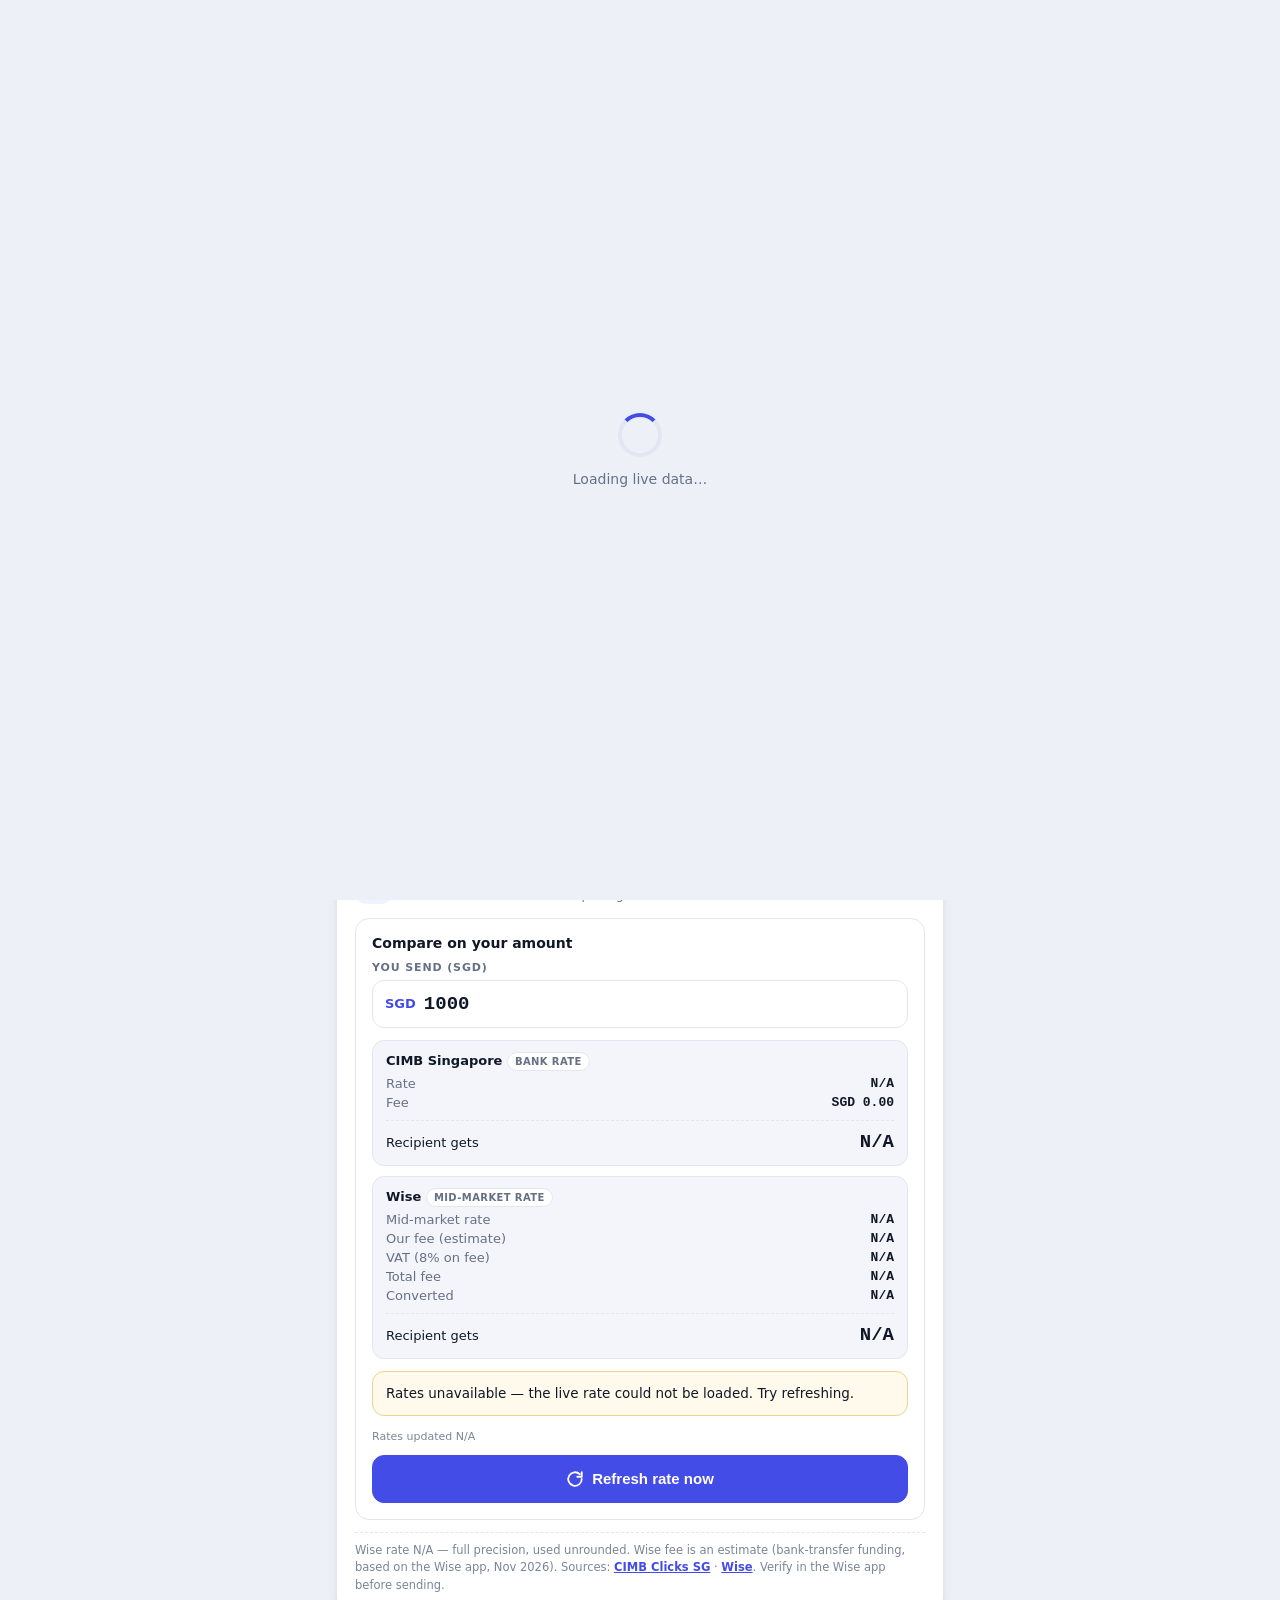
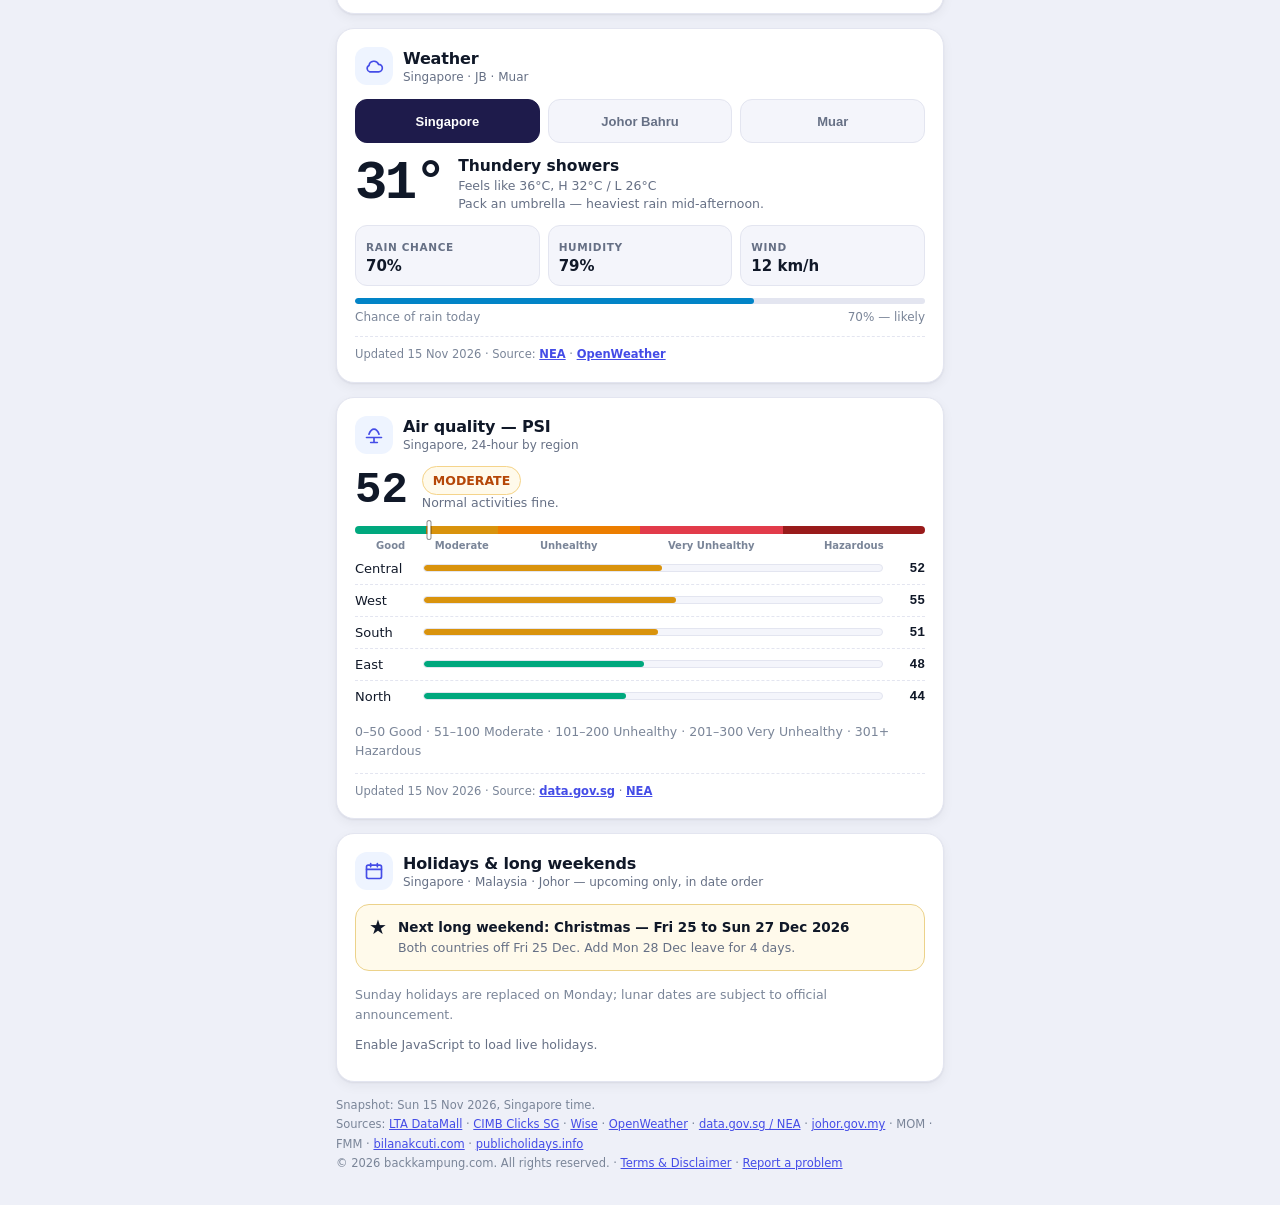
<file: index.html>
<!doctype html>
<!-- sgmydash page version: 2026-11-28.4 — bump on every deploy so the live version can be confirmed from the served HTML -->
<html lang="en">
<head>
<meta charset="utf-8" />
<meta name="viewport" content="width=device-width, initial-scale=1, viewport-fit=cover" />
<meta name="color-scheme" content="light dark" />
<meta http-equiv="Content-Security-Policy" content="default-src 'self'; style-src 'self' 'unsafe-inline'; script-src 'self' 'unsafe-inline'; connect-src https://api.sgmydash.backkampung.com; img-src 'self' data:; frame-ancestors 'none'; base-uri 'self'; form-action 'none'" />
<link rel="icon" type="image/svg+xml" href="data:image/svg+xml,%3Csvg xmlns='http://www.w3.org/2000/svg' viewBox='0 0 64 64'%3E%3Crect width='64' height='64' rx='14' fill='%231e1b4b'/%3E%3Ctext x='32' y='44' font-size='36' text-anchor='middle' fill='%23facc15' font-family='Arial,sans-serif' font-weight='bold'%3E%E2%87%84%3C/text%3E%3C/svg%3E" />
<title>SG–MY Cross-Border Dashboard</title>
<meta name="description" content="Live Causeway checkpoint speeds, CIMB vs Wise SGD to MYR rates, Singapore/JB/Muar weather, PSI and holidays — in English, 中文 and Bahasa Malaysia." />
<meta property="og:type" content="website" />
<meta property="og:url" content="https://sgmydash.backkampung.com/" />
<meta property="og:title" content="SG–MY Cross-Border Dashboard" />
<meta property="og:description" content="Live Causeway checkpoint speeds, CIMB vs Wise SGD to MYR rates, Singapore/JB/Muar weather, PSI and holidays." />
<meta property="og:site_name" content="SG–MY Dashboard" />
<meta name="twitter:card" content="summary" />
<meta name="twitter:title" content="SG–MY Cross-Border Dashboard" />
<meta name="twitter:description" content="Live Causeway checkpoint speeds, CIMB vs Wise SGD to MYR rates, Singapore/JB/Muar weather, PSI and holidays." />
<link rel="stylesheet" href="fonts.css">
<style>
  :root{
    --bg:#eef0f8; --surface:#ffffff; --surface-2:#f4f5fb; --ink:#101828; --muted:#667085; --muted-2:#7a8598; --line:#e3e5f0;
    --accent:#444ce7; --accent-dark:#1e1b4b; --accent-soft:#eef4ff; --amber-soft:#fffaeb;
    --ok:#00a87e; --warn:#ec7e00; --bad:#e23b4a; --amber:#d9930d;
    --shadow:0 1px 2px rgba(16,24,40,.06),0 4px 12px rgba(16,24,40,.05);
    --radius:18px;
  }
  @media (prefers-color-scheme: dark){
    :root{ --bg:#0a0e1a; --surface:#1a2236; --surface-2:#232c42; --ink:#f2f4f7; --muted:#a1a2b3; --muted-2:#8a8a94; --line:#2e3a56; --accent:#818cf8; --accent-soft:#1e1b4b; --amber-soft:#2a2113; --ok:#00a87e; --warn:#ec7e00; --bad:#e23b4a; --amber:#d9930d; --shadow:0 1px 2px rgba(0,0,0,.5),0 6px 20px rgba(0,0,0,.35); }
  }
  *{box-sizing:border-box}
  body{margin:0;background:var(--bg);color:var(--ink);font-family:"Manrope",system-ui,-apple-system,Segoe UI,sans-serif;-webkit-font-smoothing:antialiased}
  button,input{min-height:2.25rem}
  a{color:var(--accent)}
  .wrap{max-width:640px;margin:0 auto;padding:0 16px 32px}
  p{overflow-wrap:break-word}
  .topbar{background:var(--accent-dark);color:#eafff8;margin:0 -16px;padding:14px 14px 16px;border-radius:0 0 20px 20px;display:flex;flex-direction:column;gap:2px;position:relative;z-index:30}
  .topbar-row{display:flex;gap:8px;align-items:center;justify-content:center}
  .topbar h1{font-size:18px;line-height:1.15;letter-spacing:-.02em;margin:0;font-weight:800}
  .topbar h1 span{color:#facc15}
  .topbar-title{flex:1;text-align:center;min-width:0}
  .date-line{text-align:center}
  .lang-toggle{position:absolute;top:12px;right:12px}
  #langBtn{font:800 11px "Manrope",sans-serif;color:#1e1b4b;background:#fff;border:1px solid #fff;border-radius:999px;padding:4px 10px;cursor:pointer;min-height:26px}
  .lang-menu{position:absolute;top:calc(100% + 6px);right:0;min-width:92px;background:#1e1b4b;border:1px solid rgba(255,255,255,.28);border-radius:10px;padding:4px;box-shadow:0 8px 24px rgba(0,0,0,.35);z-index:20}
  .lang-menu button{display:block;width:100%;text-align:left;font:800 11px "Manrope",sans-serif;color:#c3c6f2;background:none;border:0;border-radius:6px;padding:7px 10px;cursor:pointer}
  .lang-menu button:hover{background:rgba(255,255,255,.12);color:#fff}
  .lang-menu button.active{background:#fff;color:#1e1b4b}
  .date-line{font-size:12px;color:#c3c6f2;margin-top:3px}
  .live-row{display:flex;align-items:center;gap:6px;justify-content:flex-end;margin-top:4px;font-size:11px;color:#c3c6f2}
  .live-dot{width:7px;height:7px;border-radius:50%;background:#4ade80;flex:0 0 auto;animation:pulse 2s infinite}
  @keyframes pulse{0%,100%{opacity:1}50%{opacity:.35}}
  .stack{display:grid;grid-template-columns:1fr;gap:14px;margin-top:14px}
  .card{background:var(--surface);border:1px solid var(--line);border-radius:var(--radius);box-shadow:var(--shadow);padding:18px;min-width:0}
  .card-head{display:flex;align-items:flex-start;justify-content:space-between;gap:10px;margin-bottom:14px}
  .card-title{display:flex;gap:10px;align-items:center;min-width:0}
  .icon{width:38px;height:38px;border-radius:12px;background:var(--accent-soft);color:var(--accent);display:grid;place-items:center;flex:0 0 auto}
  .icon svg{width:20px;height:20px}
  .card-title h2{font-size:16px;margin:0;letter-spacing:-.01em}
  .card-title p{margin:2px 0 0;font-size:12px;color:var(--muted)}
  .src-foot{margin:12px 0 0;font-size:11.5px;color:var(--muted-2);border-top:1px dashed var(--line);padding-top:9px;line-height:1.55}
  .src-foot a{font-weight:600}
  .cp{border:1px solid var(--line);background:var(--surface-2);border-radius:14px;padding:16px}
  .cp + .cp{margin-top:10px}
  .cp h3{margin:0 0 2px;font-size:16px}
  .cp-dir{padding:12px 0;border-top:1px dashed var(--line)}
  .cp-top{display:flex;align-items:center;justify-content:space-between;gap:10px}
  .cp-dir:first-of-type{border-top:0}
  .cp-dir-main{flex:1 1 auto;min-width:0}
  .cp-dir-name{font-weight:700;font-size:14px}
  .cp-dir-road{font-size:12px;color:var(--muted);margin-top:1px}
  .cp-speed{flex:0 0 auto;font-family:"JetBrains Mono",monospace;font-weight:600;font-size:22px;white-space:nowrap;text-align:right}
  .cp-speed small{display:block;font-family:"Manrope",sans-serif;font-size:10px;font-weight:600;color:var(--muted)}
  .status{display:inline-flex;align-items:center;gap:6px;font-size:12px;font-weight:800;padding:6px 11px;border-radius:999px;white-space:nowrap;border:1px solid transparent}
  .cp-dir .status{margin-top:8px}
  .status i{width:8px;height:8px;border-radius:50%;background:currentColor;flex:0 0 auto}
  .st-smooth{background:#e6f4ea;color:#067a52;border-color:#bfe3cc}
  .st-moderate{background:#fef7e0;color:#b06000;border-color:#f2dd9a}
  .st-busy{background:#feefe3;color:#b54708;border-color:#f5cf9f}
  .st-jammed{background:#fdecea;color:#b42318;border-color:#f5b5ae}
  @media(prefers-color-scheme:dark){
    .st-smooth{background:#12291c;color:#7bc98d;border-color:#1f4630}
    .st-moderate{background:#2e2410;color:#e3b341;border-color:#5a4718}
    .st-busy{background:#2e1c0d;color:#f0a35e;border-color:#5f3a17}
    .st-jammed{background:#2a1512;color:#f97066;border-color:#5a2a22}
  }
  .bandbar{display:flex;gap:3px;margin-top:8px}
  .bandbar i{height:6px;flex:1;border-radius:99px;background:var(--line)}
  .bandbar i.on-jammed{background:#e23b4a}.bandbar i.on-busy{background:#ec7e00}.bandbar i.on-moderate{background:#d9930d}.bandbar i.on-smooth{background:#00a87e}
  .incident{display:flex;gap:8px;align-items:flex-start;margin-top:10px;background:#fdecea;border:1px solid #f5b5ae;border-radius:10px;padding:9px 11px;font-size:12.5px;line-height:1.5;color:#7a271a}
  @media(prefers-color-scheme:dark){.incident{background:#2a1512;border-color:#5a2a22;color:#fda29b}}
  .incident svg{width:15px;height:15px;flex:0 0 auto;margin-top:1px}
  .wx-rain-areas{display:flex;gap:8px;align-items:flex-start;margin-top:10px;background:#fdecea;border:1px solid #f5b5ae;border-radius:10px;padding:9px 11px;font-size:12.5px;line-height:1.5;color:#7a271a}
  @media(prefers-color-scheme:dark){.wx-rain-areas{background:#2a1512;border-color:#5a2a22;color:#fda29b}}
  .wx-rain-areas svg{width:15px;height:15px;flex:0 0 auto;margin-top:1px}
  .legend{display:flex;flex-wrap:wrap;gap:5px 12px;margin-top:12px;font-size:11.5px;color:var(--muted)}
  .legend span{display:inline-flex;align-items:center;gap:5px}
  .legend i{width:8px;height:8px;border-radius:50%}
  .updated{font-size:12px;color:var(--muted);margin:0 0 12px;line-height:1.5}
  .updated strong{color:var(--ink);font-family:"JetBrains Mono",monospace;font-weight:600}
  .fresh{font-size:11px;color:var(--muted-2)}
  .calc{margin-top:12px;border:1px solid var(--line);border-radius:14px;padding:16px}
  .calc h3{margin:0 0 10px;font-size:14px}
  label{font-size:11px;font-weight:700;letter-spacing:.08em;text-transform:uppercase;color:var(--muted);display:block;margin-bottom:6px}
  .field{display:flex;align-items:center;gap:8px;background:var(--surface);border:1.5px solid var(--line);border-radius:12px;padding:4px 12px}
  .field:focus-within{border-color:var(--accent)}
  .field span{font-weight:800;font-size:13px;color:var(--accent)}
  .field input{border:0;outline:0;background:transparent;width:100%;font-family:"JetBrains Mono",monospace;font-size:19px;font-weight:600;color:var(--ink);padding:8px 0;min-width:0}
  .cmp-results{display:grid;grid-template-columns:1fr;gap:10px;margin-top:12px}
  .cmp-box{border:1px solid var(--line);border-radius:12px;padding:12px 13px;background:var(--surface-2)}
  .cmp-box.best{border-color:var(--accent);background:var(--accent-soft)}
  .cmp-box h4{margin:0 0 8px;font-size:13px;display:flex;align-items:center;justify-content:space-between;gap:8px}
  .cmp-box dl{margin:0;display:grid;grid-template-columns:auto 1fr;gap:4px 12px;font-size:13px}
  .cmp-box dt{color:var(--muted)} .cmp-box dd{margin:0;text-align:right;font-family:"JetBrains Mono",monospace;font-weight:600}
  .cmp-box .recv{margin-top:10px;padding-top:10px;border-top:1px dashed var(--line);display:flex;justify-content:space-between;align-items:baseline;gap:10px;font-size:13px}
  .cmp-box .recv span,.cmp-box .recv b{white-space:nowrap}
  .cmp-box .recv b{font-family:"JetBrains Mono",monospace;font-size:19px;font-weight:600}
  .best-tag{font-size:11px;font-weight:800;letter-spacing:.05em;text-transform:uppercase;background:var(--accent);color:#fff;padding:4px 8px;border-radius:999px}
  .rate-type{font-size:10px;font-weight:800;letter-spacing:.04em;text-transform:uppercase;background:var(--surface);color:var(--muted);border:1px solid var(--line);padding:3px 7px;border-radius:999px;white-space:nowrap}
  .cmp-box .recv b .trail{color:var(--muted)}
  .verdict{margin-top:12px;font-size:13.5px;line-height:1.6;background:var(--amber-soft);border:1px solid #ecd28a;border-radius:12px;padding:11px 13px}
  @media(prefers-color-scheme:dark){.verdict{border-color:#5a4718}}
  .rate-refresh-row{margin-top:12px}
  .rate-refresh-btn{display:flex;align-items:center;justify-content:center;gap:8px;width:100%;background:var(--surface-2);color:var(--muted);border:1.5px solid var(--line);border-radius:12px;padding:12px;font:800 15px "Manrope",sans-serif;cursor:pointer;min-height:48px;opacity:.72;transition:opacity .3s ease,background .3s ease,color .3s ease,border-color .3s ease}
  .rate-refresh-btn svg{width:18px;height:18px;flex:0 0 auto}
  .rate-refresh-btn.stale{background:var(--accent);color:#fff;border-color:var(--accent);opacity:1;animation:btnpulse 1.6s ease-in-out infinite}
  .rate-refresh-btn:disabled{opacity:.65;cursor:not-allowed;animation:none}
  .rate-refresh-btn.busy:disabled{cursor:wait}
  @keyframes btnpulse{0%,100%{box-shadow:0 0 0 0 rgba(68,76,231,.45)}50%{box-shadow:0 0 0 7px rgba(68,76,231,0)}}
  .tabs{display:flex;gap:8px;margin-bottom:14px}
  .tabs button{flex:1;border:1.5px solid var(--line);background:var(--surface-2);border-radius:12px;padding:10px 6px;cursor:pointer;font:700 13px "Manrope",sans-serif;color:var(--muted);min-height:44px}
  .tabs button[aria-selected="true"]{background:var(--accent-dark);color:#fff;border-color:var(--accent-dark)}
  .wx-main{display:flex;gap:14px;align-items:center}
  .wx-temp{font-family:"JetBrains Mono",monospace;font-size:54px;font-weight:700;letter-spacing:-.05em;line-height:1}
  .wx-cond{font-weight:700;font-size:15.5px}
  .wx-feels{color:var(--muted);font-size:12.5px;margin-top:3px}
  .wx-grid{display:grid;grid-template-columns:repeat(3,1fr);gap:8px;margin-top:14px}
  .wx-cell{background:var(--surface-2);border:1px solid var(--line);border-radius:12px;padding:10px}
  .wx-cell b{display:block;font-size:15px;margin-top:2px}
  .wx-cell span{font-size:10.5px;font-weight:700;letter-spacing:.06em;text-transform:uppercase;color:var(--muted)}
  .rainbar{height:6px;background:var(--line);border-radius:99px;margin-top:12px;overflow:hidden}
  .rainbar i{display:block;height:100%;background:#0284c7;border-radius:99px;transition:width .4s ease}
  .rain-label{display:flex;justify-content:space-between;font-size:12px;color:var(--muted-2);margin-top:6px}
  .psi-hero{display:flex;align-items:center;gap:14px;margin-bottom:10px}
  .psi-num{font-family:"JetBrains Mono",monospace;font-size:44px;font-weight:700;line-height:1}
  .band{font-weight:800;font-size:12.5px;padding:6px 10px;border-radius:999px;background:var(--amber-soft);color:#b54708;border:1px solid #f5d48b}
  .band-good{background:#e6f4ea;color:#067a52;border-color:#bfe3cc}
  .band-moderate{background:#fef7e0;color:#b06000;border-color:#f2dd9a}
  .band-unhealthy{background:#feefe3;color:#b54708;border-color:#f5cf9f}
  .band-vunhealthy{background:#fdecea;color:#b42318;border-color:#f5b5ae}
  .band-hazardous{background:#fdecea;color:#7f1d1d;border-color:#f5b5ae}
  @media(prefers-color-scheme:dark){
    .band-good{background:#12291c;color:#7bc98d;border-color:#1f4630}
    .band-moderate{background:#2e2410;color:#e3b341;border-color:#5a4718}
    .band-unhealthy{background:#2e1c0d;color:#f0a35e;border-color:#5f3a17}
    .band-vunhealthy{background:#2a1512;color:#f97066;border-color:#5a2a22}
    .band-hazardous{background:#2a1512;color:#fda29b;border-color:#5a2a22}
  }
  /* PSI severity scale — five labelled bands, marker at the overall PSI (AccuWeather-style) */
  .psi-scale{position:relative;margin:14px 0 2px}
  .psi-scale-bar{position:relative;display:flex;height:8px;border-radius:99px;overflow:hidden}
  .psi-scale-bar i{display:block;height:100%}
  .psi-marker{position:absolute;top:-5px;width:3px;height:18px;background:#fff;border-radius:2px;box-shadow:0 0 0 1px rgba(0,0,0,.45);transform:translateX(-50%)}
  .psi-scale-labels{display:flex;margin-top:6px}
  .psi-scale-labels span{font-size:10px;font-weight:700;color:var(--muted-2);text-align:center}
  .psi-scale-labels span:nth-child(1),.psi-scale-labels span:nth-child(2){flex:0 0 12.5%}
  .psi-scale-labels span:nth-child(3),.psi-scale-labels span:nth-child(4),.psi-scale-labels span:nth-child(5){flex:0 0 25%}
  .psi-row{display:grid;grid-template-columns:58px 1fr 32px;gap:10px;align-items:center;padding:8px 0;border-top:1px dashed var(--line);font-size:13px}
  .psi-row:first-of-type{border-top:0}
  .bar{height:8px;background:var(--surface-2);border:1px solid var(--line);border-radius:99px;overflow:hidden}
  .bar i{display:block;height:100%;border-radius:99px}
  .psi-val{font-family:"JetBrains Mono",monospace;font-weight:600;text-align:right}
  .note{font-size:12.5px;color:var(--muted-2);line-height:1.55;margin:10px 0 0}
  .longweekend{display:flex;gap:11px;background:var(--amber-soft);border:1px solid #ecd28a;border-radius:14px;padding:12px 13px;margin-bottom:14px}
  @media(prefers-color-scheme:dark){.longweekend{border-color:#5a4718}}
  .longweekend strong{font-size:13.5px}
  .longweekend p{margin:3px 0 0;font-size:12.5px;color:var(--muted);line-height:1.5}
  /* Offline banner — shows only when the device itself has no connection,
     e.g. signal dropping while crossing the Causeway. Hidden otherwise. */
  .offline-banner{display:flex;gap:10px;align-items:center;justify-content:space-between;background:var(--amber-soft);border:1px solid #ecd28a;border-radius:14px;padding:12px 13px;margin:14px 0 0;font-size:13px;line-height:1.5}
  @media(prefers-color-scheme:dark){.offline-banner{border-color:#5a4718}}
  .offline-banner[hidden]{display:none}
  .offline-banner button{flex:0 0 auto;font:800 13px "Manrope",sans-serif;color:#fff;background:var(--accent);border:0;border-radius:999px;padding:8px 14px;cursor:pointer}
  .hol-cols h3{font-size:12px;letter-spacing:.1em;text-transform:uppercase;margin:16px 0 6px;display:flex;align-items:center;gap:8px}
  .hol-cols h3:first-child{margin-top:0}
  .flag{width:22px;height:15px;border-radius:3px;overflow:hidden;display:inline-block;flex:0 0 auto;border:1px solid var(--line)}
  .hol{list-style:none;margin:0;padding:0}
  .hol li{display:flex;gap:10px;padding:8px 0;border-top:1px dashed var(--line);font-size:13px;align-items:baseline}
  .hol li:first-child{border-top:0}
  .hol time{font-family:"JetBrains Mono",monospace;font-size:12px;font-weight:600;color:var(--accent);white-space:nowrap;min-width:84px}
  .hol .dow{color:var(--muted);font-size:12px;margin-left:auto;white-space:nowrap}
  .johor-box{margin-top:14px;border:1px solid var(--line);background:var(--surface-2);border-radius:12px;padding:12px 13px}
  .johor-head{display:flex;align-items:center;justify-content:space-between;gap:8px;margin-bottom:2px}
  .johor-head h4{margin:0;font-size:13.5px}
  .johor-head span{font-size:11px;font-weight:800;letter-spacing:.06em;text-transform:uppercase;color:var(--accent);background:var(--accent-soft);border:1px solid var(--line);padding:4px 8px;border-radius:999px;white-space:nowrap}
  .johor-note{font-size:12px;color:var(--muted);line-height:1.55;margin:6px 0 4px}
  .hol-johor li{align-items:flex-start}
  .hol-johor .hol-main{flex:1;min-width:0;line-height:1.4}
  .hol-johor .hol-sub{display:block;font-size:11.5px;color:var(--muted);margin-top:2px;line-height:1.45}
  .tag{display:inline-block;font-size:10.5px;font-weight:800;letter-spacing:.02em;padding:2px 7px;border-radius:999px;vertical-align:1px;margin-left:6px;white-space:nowrap}
  .tag-only{background:#0d9488;color:#fff}
  .tag-shared{background:var(--surface);color:var(--muted);border:1px solid var(--line)}
  .tag-replace{background:var(--amber-soft);color:#92400e;border:1px solid #ecd28a}
  .tag-sg{background:#fdecea;color:#b42318;border:1px solid #f5b5ae}
  .tag-my{background:#e8effc;color:#175cd3;border:1px solid #b8cdf5}
  @media(prefers-color-scheme:dark){.tag-replace{color:#fbbf24;border-color:#5a4718}.tag-sg{background:#2a1512;color:#f97066;border-color:#5a2a22}.tag-my{background:#14213d;color:#84adff;border-color:#2f4a7a}}
  .hol-merged li{align-items:flex-start}
  .hol-merged .hol-main{flex:1;min-width:0;line-height:1.4}
  .hol-merged .hol-sub{display:block;font-size:11.5px;color:var(--muted);margin-top:2px;line-height:1.45}
  .hol li.hol-year{border-top:0;padding:14px 0 3px;font-size:12px;font-weight:800;letter-spacing:.12em;text-transform:uppercase;color:var(--accent);align-items:center}
  .hol li.hol-year:first-child{padding-top:2px}
  .hol li.hol-year::after{content:"";flex:1;border-top:2px solid var(--accent-soft)}
  .hol li.hol-empty{border-top:0;color:var(--muted);font-size:12.5px;line-height:1.5}
  #holAll{max-height:500px;overflow-y:auto}
  footer{margin-top:14px;font-size:11.5px;color:var(--muted-2);line-height:1.7}
  footer a{text-decoration:underline}
  /* Loading screen — covers the page until the first data pull finishes,
     so the first paint is never a stale snapshot. Fades out once ready. */
  .loader{position:fixed;inset:0;z-index:50;display:flex;flex-direction:column;align-items:center;justify-content:center;gap:14px;background:var(--bg);color:var(--ink);transition:opacity .35s ease,visibility .35s ease}
  .loader.done{opacity:0;visibility:hidden;pointer-events:none}
  .loader .spin{width:44px;height:44px;border-radius:50%;border:4px solid var(--line);border-top-color:var(--accent);animation:spin .8s linear infinite}
  @keyframes spin{to{transform:rotate(360deg)}}
  .loader-text{font-size:14px;color:var(--muted)}
  @media (prefers-reduced-motion: reduce){*{transition:none!important;animation:none!important}}
</style>
<noscript><style>.loader{display:none}</style></noscript>
</head>
<body>
<div class="loader" id="loader" role="status" aria-live="polite">
  <div class="spin" aria-hidden="true"></div>
  <div class="loader-text" data-i18n="loading">Loading live data…</div>
</div>
<div class="wrap">
  <noscript><div style="background:var(--amber-soft);border:1px solid #ecd28a;border-radius:12px;padding:12px 13px;margin:14px 0 0;font-size:13px;line-height:1.5" data-i18n="noscript">Live data needs JavaScript — please enable it. The values below are from 15 Nov 2026.</div></noscript>

  <header class="topbar">
    <div class="topbar-row">
      <div class="topbar-title">
        <h1>SG ⇄ MY <span>Dashboard</span></h1>
      </div>
    </div>
    <div class="date-line" id="headerDate">Sun 15 Nov 2026 · Singapore / Malaysia (UTC+8)</div>
    <div class="lang-toggle">
      <button type="button" id="langBtn" aria-haspopup="true" aria-expanded="false">EN ▾</button>
      <div class="lang-menu" id="langMenu" role="menu" hidden>
        <button type="button" data-lang="en" role="menuitem">EN</button>
        <button type="button" data-lang="zh" role="menuitem">中文</button>
        <button type="button" data-lang="ms" role="menuitem">BM</button>
      </div>
    </div>
  </header>

  <div class="offline-banner" id="offlineBanner" role="alert" hidden>
    <span data-i18n-html="offline"><strong>No internet connection.</strong> Please check your device network, then refresh this page.</span>
    <button type="button" id="offlineRefreshBtn" data-i18n="offline_refresh">Refresh</button>
  </div>

  <main class="stack">

    <!-- 1 · Checkpoints — Worker, auto-updates every 30 min -->
    <section class="card" aria-labelledby="cp-h">
      <div class="card-head">
        <div class="card-title">
          <div class="icon"><svg viewBox="0 0 24 24" fill="none" stroke="currentColor" stroke-width="2" stroke-linecap="round" stroke-linejoin="round"><path d="M5 17h14M6 17a6 6 0 0 1 12 0M12 11V7M12 7l3-2M9 21h6"/></svg></div>
          <div><h2 id="cp-h" data-i18n="cp_title">Causeway checkpoints</h2><p data-i18n="cp_sub">Jam or smooth</p></div>
        </div>
      </div>
      <p class="updated"><span data-i18n="updated">Updated</span> <strong id="cpUpdated">15 Nov 2026, 11:45 pm</strong></p>
      <div class="cp">
        <h3 data-i18n="cp_woodlands">Woodlands</h3>
        <div class="cp-dir" data-cp="woodlands_sg_jb">
          <div class="cp-top">
            <div class="cp-dir-main"><div class="cp-dir-name">SG → JB</div><div class="cp-dir-road" data-i18n="road_bke_to">BKE towards Woodlands</div></div>
            <div class="cp-speed"><span class="cp-speed-num">14 km/h</span><small class="cp-band">Band 2 of 8</small></div>
          </div>
          <span class="status st-jammed"><i></i><span class="status-label">Jammed</span></span>
          <div class="bandbar" aria-hidden="true"><i class="on-jammed"></i><i class="on-jammed"></i><i></i><i></i><i></i><i></i><i></i><i></i></div>
        </div>
        <div class="cp-dir" data-cp="woodlands_jb_sg">
          <div class="cp-top">
            <div class="cp-dir-main"><div class="cp-dir-name">JB → SG</div><div class="cp-dir-road" data-i18n="road_bke_from">BKE from Woodlands</div></div>
            <div class="cp-speed"><span class="cp-speed-num">70+ km/h</span><small class="cp-band">Band 8 of 8</small></div>
          </div>
          <span class="status st-smooth"><i></i><span class="status-label">Smooth</span></span>
          <div class="bandbar" aria-hidden="true"><i class="on-smooth"></i><i class="on-smooth"></i><i class="on-smooth"></i><i class="on-smooth"></i><i class="on-smooth"></i><i class="on-smooth"></i><i class="on-smooth"></i><i class="on-smooth"></i></div>
        </div>
        <div class="incident" id="cpIncident" style="display:none"><svg viewBox="0 0 24 24" fill="none" stroke="currentColor" stroke-width="2" stroke-linecap="round" stroke-linejoin="round"><path d="M12 3 2.5 20h19L12 3ZM12 10v4M12 17.5v.5"/></svg><span id="cpIncidentText"></span></div>
      </div>
      <div class="cp">
        <h3 data-i18n="cp_tuas">Tuas · Second Link</h3>
        <div class="cp-dir" data-cp="tuas_sg_jb">
          <div class="cp-top">
            <div class="cp-dir-main"><div class="cp-dir-name">SG → JB</div><div class="cp-dir-road" data-i18n="road_aye_to">AYE towards Tuas</div></div>
            <div class="cp-speed"><span class="cp-speed-num">48 km/h</span><small class="cp-band">Band 6 of 8</small></div>
          </div>
          <span class="status st-moderate"><i></i><span class="status-label">Moderate</span></span>
          <div class="bandbar" aria-hidden="true"><i class="on-moderate"></i><i class="on-moderate"></i><i class="on-moderate"></i><i class="on-moderate"></i><i class="on-moderate"></i><i class="on-moderate"></i><i></i><i></i></div>
        </div>
        <div class="cp-dir" data-cp="tuas_jb_sg">
          <div class="cp-top">
            <div class="cp-dir-main"><div class="cp-dir-name">JB → SG</div><div class="cp-dir-road" data-i18n="road_aye_from">AYE from Tuas</div></div>
            <div class="cp-speed"><span class="cp-speed-num">31 km/h</span><small class="cp-band">Band 4 of 8</small></div>
          </div>
          <span class="status st-busy"><i></i><span class="status-label">Busy</span></span>
          <div class="bandbar" aria-hidden="true"><i class="on-busy"></i><i class="on-busy"></i><i class="on-busy"></i><i class="on-busy"></i><i></i><i></i><i></i><i></i></div>
        </div>
        <div class="incident" id="cpIncidentTuas" style="display:none"><svg viewBox="0 0 24 24" fill="none" stroke="currentColor" stroke-width="2" stroke-linecap="round" stroke-linejoin="round"><path d="M12 3 2.5 20h19L12 3ZM12 10v4M12 17.5v.5"/></svg><span id="cpIncidentTuasText"></span></div>
      </div>
      <div class="legend" aria-label="How the status is decided">
        <span><i style="background:#e23b4a"></i><span data-i18n="leg_jammed">Jammed &lt;20</span></span>
        <span><i style="background:#ec7e00"></i><span data-i18n="leg_busy">Busy 20–39</span></span>
        <span><i style="background:#d9930d"></i><span data-i18n="leg_moderate">Moderate 40–59</span></span>
        <span><i style="background:#00a87e"></i><span data-i18n="leg_smooth">Smooth 60+ km/h</span></span>
      </div>
      <p class="src-foot" data-i18n="cp_foot">Singapore-side approach speeds only — not immigration clearance time.</p>
    </section>

    <!-- 2 · CIMB vs Wise -->
    <section class="card" aria-labelledby="cmp-h">
      <div class="card-head">
        <div class="card-title">
          <div class="icon"><svg viewBox="0 0 24 24" fill="none" stroke="currentColor" stroke-width="2" stroke-linecap="round" stroke-linejoin="round"><path d="M4 7h13M17 7l-3-3M17 7l-3 3M20 17H7m0 0 3 3M7 17l3-3"/></svg></div>
          <div><h2 id="cmp-h" data-i18n="fx_title">Send SGD → MYR</h2><p data-i18n="fx_sub">CIMB vs Wise — what the recipient gets</p></div>
        </div>
      </div>

      <div class="calc">
        <h3 data-i18n="fx_compare">Compare on your amount</h3>
        <div><label for="sendAmt" data-i18n="fx_send">You send (SGD)</label><div class="field"><span>SGD</span><input id="sendAmt" type="number" inputmode="decimal" value="1000" min="0" step="any"></div></div>
        <div class="cmp-results">
          <div class="cmp-box" id="cimbBox">
            <h4><span>CIMB Singapore <span class="rate-type" data-i18n="fx_bank_rate">Bank rate</span></span> <span class="best-tag" id="cimbBest" data-i18n="fx_best" hidden>Best</span></h4>
            <dl><dt data-i18n="fx_rate">Rate</dt><dd id="cimbRateVal">—</dd><dt data-i18n="fx_fee">Fee</dt><dd>SGD 0.00</dd></dl>
            <div class="recv"><span data-i18n="fx_recv">Recipient gets</span><b id="cimbRecv">—</b></div>
          </div>
          <div class="cmp-box" id="wiseBox">
            <h4><span>Wise <span class="rate-type" data-i18n="fx_mid_rate">Mid-market rate</span></span> <span class="best-tag" id="wiseBest" data-i18n="fx_best" hidden>Best</span></h4>
            <dl><dt data-i18n="fx_mid_rate">Mid-market rate</dt><dd id="wiseRateVal">—</dd><dt data-i18n="fx_our_fee">Our fee (estimate)</dt><dd id="wiseOurFee">—</dd><dt data-i18n="fx_vat">VAT (8% on fee)</dt><dd id="wiseVat">—</dd><dt data-i18n="fx_total_fee">Total fee</dt><dd id="wiseFeeOut">—</dd><dt data-i18n="fx_converted">Converted</dt><dd id="wiseNet">—</dd></dl>
            <div class="recv"><span data-i18n="fx_recv">Recipient gets</span><b id="wiseRecv">—</b></div>
          </div>
        </div>
        <p class="verdict" id="verdict"></p>
        <p class="fresh" id="ratesUpdated" style="margin:10px 0 0"><span data-i18n="fx_rates_updated">Rates updated</span> <span id="ratesUpdatedAt">—</span></p>
        <div class="rate-refresh-row">
          <button type="button" id="rateRefreshBtn" class="rate-refresh-btn" disabled><svg viewBox="0 0 24 24" fill="none" stroke="currentColor" stroke-width="2.4" stroke-linecap="round" stroke-linejoin="round" aria-hidden="true"><path d="M21 12a9 9 0 1 1-2.64-6.36M21 3v6h-6"/></svg><span id="rateRefreshLabel">Refresh rate</span></button>
        </div>
      </div>
      <p class="src-foot"><span data-i18n="fx_foot_a">Wise rate</span> <span id="wiseRateFoot">—</span> <span data-i18n="fx_foot_b">— full precision, used unrounded. Wise fee is an estimate (bank-transfer funding, based on the Wise app, Nov 2026). Sources:</span> <a href="https://www.cimbclicks.com.sg/sgd-to-myr" target="_blank" rel="noopener">CIMB Clicks SG</a> · <a href="https://wise.com/" target="_blank" rel="noopener">Wise</a>. <span data-i18n="fx_foot_c">Verify in the Wise app before sending.</span></p>
    </section>

    <!-- 3 · Weather — Worker, auto-updates every 30 min -->
    <section class="card" aria-labelledby="wx-h">
      <div class="card-head">
        <div class="card-title">
          <div class="icon"><svg viewBox="0 0 24 24" fill="none" stroke="currentColor" stroke-width="2" stroke-linecap="round" stroke-linejoin="round"><path d="M17.5 19a4.5 4.5 0 0 0 0-9 6 6 0 0 0-11.5 1.5A4 4 0 0 0 7 19h10.5Z"/></svg></div>
          <div><h2 id="wx-h" data-i18n="wx_title">Weather</h2><p data-i18n="wx_sub">Singapore · JB · Muar</p></div>
        </div>
      </div>
      <div class="tabs" role="tablist" aria-label="Choose city">
        <button type="button" role="tab" aria-selected="true" data-city="sg" data-i18n="wx_tab_sg">Singapore</button>
        <button type="button" role="tab" aria-selected="false" data-city="jb" data-i18n="wx_tab_jb">Johor Bahru</button>
        <button type="button" role="tab" aria-selected="false" data-city="muar" data-i18n="wx_tab_muar">Muar</button>
      </div>
      <div class="wx-main">
        <div class="wx-temp" id="wxTemp">31°</div>
        <div>
          <div class="wx-cond" id="wxCond">Thundery showers</div>
          <div class="wx-feels" id="wxFeels">Feels like 36° · H 32° / L 26°</div>
          <div class="wx-feels" id="wxAdvice">Pack an umbrella — heaviest rain mid-afternoon.</div>
        </div>
      </div>
      <div class="wx-grid">
        <div class="wx-cell"><span data-i18n="wx_rain">Rain chance</span><b id="wxRain">70%</b></div>
        <div class="wx-cell"><span data-i18n="wx_hum">Humidity</span><b id="wxHum">79%</b></div>
        <div class="wx-cell"><span data-i18n="wx_wind">Wind</span><b id="wxWind">12 km/h</b></div>
      </div>
      <div class="rainbar" aria-hidden="true"><i id="rainBar" style="width:70%"></i></div>
      <div class="rain-label"><span data-i18n="wx_rain_today">Chance of rain today</span><span id="rainLabel">70% — likely</span></div>
      <div class="wx-rain-areas" id="wxRainAreas" style="display:none"><svg viewBox="0 0 24 24" fill="none" stroke="currentColor" stroke-width="2" stroke-linecap="round" stroke-linejoin="round"><path d="M12 2.7s6.5 7 6.5 11.3a6.5 6.5 0 0 1-13 0C5.5 9.7 12 2.7 12 2.7Z"/></svg><span id="wxRainAreasText"></span></div>
      <p class="src-foot"><span data-i18n="updated">Updated</span> <span id="wxUpdated">15 Nov 2026</span> · <span data-i18n="wx_source">Source:</span> <a href="https://www.nea.gov.sg/" target="_blank" rel="noopener">NEA</a> · <a href="https://openweathermap.org/" target="_blank" rel="noopener">OpenWeather</a></p>
    </section>

    <!-- 4 · PSI — Worker, auto-updates every 30 min -->
    <section class="card" aria-labelledby="psi-h">
      <div class="card-head">
        <div class="card-title">
          <div class="icon"><svg viewBox="0 0 24 24" fill="none" stroke="currentColor" stroke-width="2" stroke-linecap="round" stroke-linejoin="round"><path d="M3 15h18M6 11c1.5-4 4-6 6-6s4.5 2 6 6M12 15v6M8 21h8"/></svg></div>
          <div><h2 id="psi-h" data-i18n="psi_title">Air quality — PSI</h2><p data-i18n="psi_sub">Singapore, 24-hour by region</p></div>
        </div>
      </div>
      <div class="psi-hero">
        <div class="psi-num" id="psiOverall">52</div>
        <div><span class="band" id="psiBand">MODERATE</span><p id="psiAdvice" style="margin:6px 0 0;font-size:12.5px;color:var(--muted)">Normal activities fine.</p></div>
      </div>
      <div class="psi-scale" aria-hidden="true">
        <div class="psi-scale-bar">
          <i style="width:12.5%;background:#00a87e"></i>
          <i style="width:12.5%;background:#d9930d"></i>
          <i style="width:25%;background:#ec7e00"></i>
          <i style="width:25%;background:#e23b4a"></i>
          <i style="width:25%;background:#991b1b"></i>
        </div>
        <b class="psi-marker" id="psiMarker" style="left:13%"></b>
        <div class="psi-scale-labels"><span data-i18n="psi_good">Good</span><span data-i18n="psi_moderate">Moderate</span><span data-i18n="psi_unhealthy">Unhealthy</span><span data-i18n="psi_vunhealthy">Very Unhealthy</span><span data-i18n="psi_hazardous">Hazardous</span></div>
      </div>
      <div id="psiList">
        <div class="psi-row" data-region="central"><span data-i18n="psi_region_central">Central</span><div class="bar"><i style="width:52%;background:#d9930d"></i></div><span class="psi-val">52</span></div>
        <div class="psi-row" data-region="west"><span data-i18n="psi_region_west">West</span><div class="bar"><i style="width:55%;background:#d9930d"></i></div><span class="psi-val">55</span></div>
        <div class="psi-row" data-region="south"><span data-i18n="psi_region_south">South</span><div class="bar"><i style="width:51%;background:#d9930d"></i></div><span class="psi-val">51</span></div>
        <div class="psi-row" data-region="east"><span data-i18n="psi_region_east">East</span><div class="bar"><i style="width:48%;background:#00a87e"></i></div><span class="psi-val">48</span></div>
        <div class="psi-row" data-region="north"><span data-i18n="psi_region_north">North</span><div class="bar"><i style="width:44%;background:#00a87e"></i></div><span class="psi-val">44</span></div>
      </div>
      <p class="note" id="psiNote" data-i18n="psi_note">0–50 Good · 51–100 Moderate · 101–200 Unhealthy · 201–300 Very Unhealthy · 301+ Hazardous</p>
      <p class="src-foot"><span data-i18n="updated">Updated</span> <span id="psiUpdated">15 Nov 2026</span> · <span data-i18n="wx_source">Source:</span> <a href="https://data.gov.sg/" target="_blank" rel="noopener">data.gov.sg</a> · <a href="https://www.nea.gov.sg/" target="_blank" rel="noopener">NEA</a></p>
    </section>

    <!-- 5 · Holidays — Worker, fresh on every load, re-checked daily at 12am -->
    <section class="card" aria-labelledby="hol-h">
      <div class="card-head">
        <div class="card-title">
          <div class="icon"><svg viewBox="0 0 24 24" fill="none" stroke="currentColor" stroke-width="2" stroke-linecap="round" stroke-linejoin="round"><rect x="3" y="5" width="18" height="16" rx="2"/><path d="M8 3v4M16 3v4M3 10h18"/></svg></div>
          <div><h2 id="hol-h" data-i18n="hol_title">Holidays &amp; long weekends</h2><p data-i18n="hol_sub">Singapore · Malaysia · Johor — upcoming only, in date order</p></div>
        </div>
      </div>
      <div class="longweekend">
        <div style="font-size:20px;line-height:1" aria-hidden="true">★</div>
        <div><strong id="lwTitle">Next long weekend: Christmas — Fri 25 to Sun 27 Dec 2026</strong><p id="lwDetail">Both countries off Fri 25 Dec. Add Mon 28 Dec leave for 4 days.</p></div>
      </div>
      <div class="hol-cols">
        <p class="note" style="margin:0 0 4px" data-i18n="hol_note">Sunday holidays are replaced on Monday; lunar dates are subject to official announcement.</p>
        <ul class="hol hol-merged" id="holAll">
          <li class="hol-empty" data-i18n="hol_empty">Enable JavaScript to load live holidays.</li>
        </ul>
      </div>
    </section>

  </main>

  <footer>
    <span id="footerSnapshot">Snapshot: Sun 15 Nov 2026, Singapore time.</span><br>
    <span data-i18n="footer_sources">Sources:</span> <a href="https://datamall.lta.gov.sg/content/datamall/en.html" target="_blank" rel="noopener">LTA DataMall</a> · <a href="https://www.cimbclicks.com.sg/sgd-to-myr" target="_blank" rel="noopener">CIMB Clicks SG</a> · <a href="https://wise.com/" target="_blank" rel="noopener">Wise</a> · <a href="https://openweathermap.org/" target="_blank" rel="noopener">OpenWeather</a> · <a href="https://data.gov.sg/" target="_blank" rel="noopener">data.gov.sg / NEA</a> · <a href="https://www.johor.gov.my/" target="_blank" rel="noopener">johor.gov.my</a> · MOM · FMM · <a href="https://www.bilanakcuti.com/" target="_blank" rel="noopener">bilanakcuti.com</a> · <a href="https://publicholidays.info/malaysia/johor/" target="_blank" rel="noopener">publicholidays.info</a><br>
    © 2026 backkampung.com. <span data-i18n="footer_rights">All rights reserved.</span> · <a href="terms.html" data-i18n="footer_terms">Terms &amp; Disclaimer</a> · <a href="mailto:contact@backkampung.com" data-i18n="footer_feedback">Report a problem</a>
  </footer>
</div>

<script>
(function(){
  'use strict';
  function fmt(n){ n = Number(n); return isFinite(n) ? n.toLocaleString('en-SG',{minimumFractionDigits:2, maximumFractionDigits:2}) : 'N/A'; }   // null / Infinity / NaN render as N/A, never throw or print ∞
  // Recipient amount with the cents muted (XE-style) — the whole MYR stands out, the cents stay readable.
  function fmtRecv(v){ var s = fmt(v); var i = s.lastIndexOf('.'); if(i < 0) return 'MYR ' + s; return 'MYR ' + s.slice(0,i) + '<span class="trail">' + s.slice(i) + '</span>'; }
  function degC(s){ return String(s).replace(/(\d)C/g, '$1°C'); }   // Worker sends "26C" — render as "26°C"
  function $(id){ return document.getElementById(id); }
  function setText(id, v){ var el = $(id); if(el) el.textContent = v; }   // no-op when the id is missing
  function setHidden(id, v){ var el = $(id); if(el) el.hidden = v; }   // no-op when the id is missing
  function toggleBest(id, on){ var el = $(id); if(el) el.classList.toggle('best', on); }   // no-op when the id is missing
  function fmtTime(v){
    if(!v) return null;
    var d = (typeof v==='number') ? new Date(v) : new Date(v);
    if(isNaN(d.getTime())) return null;   // invalid date — callers show N/A, never the raw input
    try{ return new Intl.DateTimeFormat(loc(),{timeZone:'Asia/Singapore',day:'numeric',month:'short',year:'numeric',hour:'numeric',minute:'2-digit',hour12:true}).format(d).replace(',',''); }catch(e){ return d.toLocaleString(loc()); }
  }
  function esc(s){ return String(s==null?'':s).replace(/[&<>"']/g,function(c){return {'&':'&amp;','<':'&lt;','>':'&gt;','"':'&quot;',"'":'&#39;'}[c];}); }

  var RATE_STALE_MS = 5 * 60 * 1000;        // 5 min — how old the rate must be before its refresh button lights up
  var DATA_REFRESH_MS = 30 * 60 * 1000;     // 30 min — checkpoints / weather / PSI auto-update interval

  // All live data comes only from this Cloudflare Worker — no fallback; if it fails, cards show N/A.
  var WORKER_URL = 'https://api.sgmydash.backkampung.com/';
  var WORKER_DATA_URL = WORKER_URL.replace(/\/$/, '') + '/data';   // Worker /data endpoint

  /* ============ State (baked snapshot = fallback if JSON not found, e.g. in preview) ============ */
  var CIMB_RATE = null, MID_RATE = null;  // set only by the live Worker — never a stale fallback rate
  var ratesSettled = false;  // true once a rates fetch has finished (ok or failed) — before that, show — not N/A
  // Wise fee, fitted from five Wise app screenshots (15–16 Nov 2026, bank-account funding).
  var WISE_FIXED = 0.54, WISE_PCT = 0.0025, WISE_VAT = 0.08;
  var lastDataGen = null;   // generatedAt of the last applied /data payload — skips re-applying unchanged data
  var lastData = null;      // last applied /data payload — re-applied on a language switch, no new fetch
  var lastRatesAt = null;   // raw updatedAt of the last FX rates — re-formatted on a language switch
  var currentCity = 'sg';

  var WX = {
    sg:  {temp:'31°', cond:'Thundery showers', feels:'Feels like 36° · H 32° / L 26°', advice:'Pack an umbrella — heaviest rain mid-afternoon.', rain:'70%', hum:'79%', wind:'12 km/h', rainLabel:'70% — likely', bar:'70%'},
    jb:  {temp:'30°', cond:'Light rain, clearing later', feels:'Feels like 35° · H 31° / L 25°', advice:'Showers ease by evening — okay for the drive across.', rain:'60%', hum:'81%', wind:'10 km/h', rainLabel:'60% — likely', bar:'60%'},
    muar:{temp:'30°', cond:'Partly cloudy, warm', feels:'Feels like 34° · H 31° / L 24°', advice:'Driest of the three today — good evening for Jalan Haji Abu.', rain:'30%', hum:'78%', wind:'9 km/h', rainLabel:'30% — possible', bar:'30%'}
  };
  var WX_NA = {temp:'N/A', cond:'N/A', feels:'N/A', advice:'Weather unavailable.', rain:'N/A', hum:'N/A', wind:'N/A', rainLabel:'N/A', bar:'0%'};

  /* ============ i18n — English / 中文 / Bahasa Malaysia ============ */
  var LOCALE = {en:'en-SG', zh:'zh-SG', ms:'ms-SG'};
  // Default language follows the device: Chinese device -> Chinese, Malay
  // device -> Bahasa Malaysia, anything else -> English. A saved choice
  // (from the toggle) always wins over the device language.
  function detectLang(){
    try{
      var nav = (navigator.languages && navigator.languages[0]) || navigator.language || navigator.userLanguage || 'en';
      nav = String(nav).toLowerCase();
      if(nav.indexOf('zh') === 0) return 'zh';
      if(nav.indexOf('ms') === 0) return 'ms';
    }catch(e){}
    return 'en';
  }
  var LANG = detectLang();
  try{ var _sl = localStorage.getItem('sgmydash-lang'); if(_sl==='zh'||_sl==='ms'||_sl==='en') LANG = _sl; }catch(e){}
  function loc(){ return LOCALE[LANG] || 'en-SG'; }
  function t(k){ var d = STR[LANG] || STR.en; if(d && d[k] != null) return d[k]; return (STR.en[k] != null) ? STR.en[k] : k; }
  function trMap(map, en){ if(!en) return en; var m = map[en]; if(!m) return en; return m[LANG] || en; }
  var STR = {
  en: {
    offline: "<strong>No internet connection.</strong> Please check your device network, then refresh this page.",
    offline_refresh: "Refresh",
    loading: "Loading live data…",
    noscript: "Live data needs JavaScript — please enable it. The values below are from 15 Nov 2026.",
    cp_title: "Causeway checkpoints", cp_sub: "Jam or smooth", updated: "Updated",
    na_label: "Unavailable",
    cp_woodlands: "Woodlands", cp_tuas: "Tuas · Second Link",
    road_bke_to: "BKE towards Woodlands", road_bke_from: "BKE from Woodlands",
    road_aye_to: "AYE towards Tuas", road_aye_from: "AYE from Tuas",
    band_of: "Band {n} of 8",
    st_jammed: "Jammed", st_busy: "Busy", st_moderate: "Moderate", st_smooth: "Smooth",
    leg_jammed: "Jammed <20", leg_busy: "Busy 20–39", leg_moderate: "Moderate 40–59", leg_smooth: "Smooth 60+ km/h",
    cp_foot: "Singapore-side approach speeds only — not immigration clearance time.",
    fx_title: "Send SGD → MYR", fx_sub: "CIMB vs Wise — what the recipient gets",
    fx_compare: "Compare on your amount", fx_send: "You send (SGD)",
    fx_bank_rate: "Bank rate", fx_mid_rate: "Mid-market rate",
    fx_rate: "Rate", fx_fee: "Fee", fx_our_fee: "Our fee (estimate)", fx_vat: "VAT (8% on fee)",
    fx_total_fee: "Total fee", fx_converted: "Converted", fx_recv: "Recipient gets", fx_best: "Best",
    verdict_wise: "Wise nets about <strong>MYR {diff} more</strong> on SGD {amt}. Wise's fee is <strong>SGD {fee}</strong>, under the <strong>SGD {breakeven}</strong> break-even — so Wise wins.",
    verdict_cimb: "CIMB nets about <strong>MYR {diff} more</strong> on SGD {amt}. Wise would need a fee under <strong>SGD {breakeven}</strong> to win.",
    verdict_loading: "Loading rates…",
    verdict_na: "Rates unavailable — the live rate could not be loaded. Try refreshing.",
    verdict_type: "Type an amount to compare CIMB and Wise.",
    fx_rates_updated: "Rates updated", fx_refresh: "Refresh rate", fx_refresh_now: "Refresh rate now",
    fx_foot_a: "Wise rate",
    fx_foot_b: "— full precision, used unrounded. Wise fee is an estimate (bank-transfer funding, based on the Wise app, Nov 2026). Sources:",
    fx_foot_c: "Verify in the Wise app before sending.",
    wx_title: "Weather", wx_sub: "Singapore · JB · Muar",
    wx_tab_sg: "Singapore", wx_tab_jb: "Johor Bahru", wx_tab_muar: "Muar",
    wx_rain: "Rain chance", wx_hum: "Humidity", wx_wind: "Wind",
    wx_rain_today: "Chance of rain today", wx_source: "Source:", wx_rain_areas: "Rain expected:", wx_rain_more: "and {n} more",
    wx_warm_humid: "warm and humid",
    psi_title: "Air quality — PSI", psi_sub: "Singapore, 24-hour by region",
    psi_region_central: "Central", psi_region_west: "West", psi_region_south: "South",
    psi_region_east: "East", psi_region_north: "North",
    psi_good: "Good", psi_moderate: "Moderate", psi_unhealthy: "Unhealthy",
    psi_vunhealthy: "Very Unhealthy", psi_hazardous: "Hazardous",
    psi_note: "0–50 Good · 51–100 Moderate · 101–200 Unhealthy · 201–300 Very Unhealthy · 301+ Hazardous",
    psi_na: "PSI unavailable.", psi_advice_na: "PSI data unavailable.",
    hol_title: "Holidays & long weekends", hol_sub: "Singapore · Malaysia · Johor — upcoming only, in date order",
    hol_note: "Sunday holidays are replaced on Monday; lunar dates are subject to official announcement.",
    hol_empty: "Enable JavaScript to load live holidays.",
    hol_unavailable: "Holidays unavailable.", hol_lw_na: "Holidays unavailable",
    hol_lw_na_detail: "The live holiday data could not be loaded.",
    hol_none: "No upcoming holidays to show yet.",
    hol_lw_suffix: "long weekend",
    hol_days: "{n} days", hol_day1: "1 day",
    hol_replacement_for: "Replacement for {name}",
    hol_tag_johor: "Johor only", hol_tag_replace: "Replacement",
    footer_snapshot: "Snapshot:", footer_sg_time: ", Singapore time.",
    footer_stale: " Showing last available data — may be out of date.",
    footer_data_na: "Data unavailable — the live data could not be loaded.",
    footer_sources: "Sources:", footer_rights: "All rights reserved.", footer_terms: "Terms & Disclaimer", footer_feedback: "Report a problem",
    header_place: "Singapore / Malaysia (UTC+8)",
    rain_likely: "likely", rain_possible: "possible", rain_unlikely: "unlikely",
    feels_like: "Feels like {f}°C, H {h}°C / L {l}°C",
    wx_advice_na: "Weather unavailable."
  },
  zh: {
    offline: "<strong>没有网络连接。</strong>请检查您的设备网络，然后刷新此页面。",
    offline_refresh: "刷新",
    loading: "正在加载实时数据…",
    noscript: "实时数据需要 JavaScript — 请启用它。以下数值为 2026 年 11 月 15 日的数据。",
    cp_title: "新柔关卡", cp_sub: "堵还是顺", updated: "更新于",
    na_label: "不可用",
    cp_woodlands: "兀兰", cp_tuas: "大士 · 第二通道",
    road_bke_to: "BKE 前往兀兰", road_bke_from: "BKE 来自兀兰",
    road_aye_to: "AYE 前往大士", road_aye_from: "AYE 来自大士",
    band_of: "第 {n} 级，共 8 级",
    st_jammed: "严重拥堵", st_busy: "拥堵", st_moderate: "一般", st_smooth: "顺畅",
    leg_jammed: "严重拥堵 <20", leg_busy: "拥堵 20–39", leg_moderate: "一般 40–59", leg_smooth: "顺畅 60+ km/h",
    cp_foot: "仅为新加坡一侧的接近路段车速 — 不是通关时间。",
    fx_title: "汇款 新元 → 马币", fx_sub: "CIMB 对比 Wise — 收款人实际到手",
    fx_compare: "按您的金额比较", fx_send: "您汇出 (新元)",
    fx_bank_rate: "银行汇率", fx_mid_rate: "中间市场汇率",
    fx_rate: "汇率", fx_fee: "手续费", fx_our_fee: "我们的费用 (预估)", fx_vat: "增值税 (费用 8%)",
    fx_total_fee: "总费用", fx_converted: "兑换后", fx_recv: "收款人到手", fx_best: "最优",
    verdict_wise: "Wise 到手约多 <strong>MYR {diff}</strong>（汇 SGD {amt}）。Wise 费用为 <strong>SGD {fee}</strong>，低于 <strong>SGD {breakeven}</strong> 的盈亏平衡点 — 所以 Wise 更划算。",
    verdict_cimb: "CIMB 到手约多 <strong>MYR {diff}</strong>（汇 SGD {amt}）。Wise 费用需低于 <strong>SGD {breakeven}</strong> 才能获胜。",
    verdict_loading: "正在加载汇率…",
    verdict_na: "汇率不可用 — 无法加载实时汇率。请尝试刷新。",
    verdict_type: "请输入金额以比较 CIMB 和 Wise。",
    fx_rates_updated: "汇率更新于", fx_refresh: "刷新汇率", fx_refresh_now: "立即刷新汇率",
    fx_foot_a: "Wise 汇率",
    fx_foot_b: "— 完整精度，未四舍五入使用。Wise 费用为预估（银行转账方式，根据 2026 年 11 月 Wise 应用）。来源：",
    fx_foot_c: "汇款前请在 Wise 应用内确认。",
    wx_title: "天气", wx_sub: "新加坡 · 新山 · 麻坡",
    wx_tab_sg: "新加坡", wx_tab_jb: "新山", wx_tab_muar: "麻坡",
    wx_rain: "降雨概率", wx_hum: "湿度", wx_wind: "风速",
    wx_rain_today: "今日降雨概率", wx_source: "来源：", wx_rain_areas: "预计有雨：", wx_rain_more: "等 {n} 个地区",
    wx_warm_humid: "温暖潮湿",
    psi_title: "空气质量 — PSI", psi_sub: "新加坡，24 小时分地区",
    psi_region_central: "中部", psi_region_west: "西部", psi_region_south: "南部",
    psi_region_east: "东部", psi_region_north: "北部",
    psi_good: "良好", psi_moderate: "中等", psi_unhealthy: "不健康",
    psi_vunhealthy: "非常不健康", psi_hazardous: "有害",
    psi_note: "0–50 良好 · 51–100 中等 · 101–200 不健康 · 201–300 非常不健康 · 301+ 有害",
    psi_na: "PSI 不可用。", psi_advice_na: "PSI 数据不可用。",
    hol_title: "假期与长周末", hol_sub: "新加坡 · 马来西亚 · 柔佛 — 仅显示即将到来的假期，按日期排序",
    hol_note: "星期日的假期顺延至星期一补假；农历日期以官方公布为准。",
    hol_empty: "请启用 JavaScript 以加载实时假期。",
    hol_unavailable: "假期不可用。", hol_lw_na: "假期不可用",
    hol_lw_na_detail: "无法加载实时假期数据。",
    hol_none: "暂无即将到来的假期。",
    hol_lw_suffix: "长周末",
    hol_days: "{n} 天", hol_day1: "1 天",
    hol_replacement_for: "{name}的补假",
    hol_tag_johor: "仅柔佛", hol_tag_replace: "补假",
    footer_snapshot: "快照：", footer_sg_time: "，新加坡时间。",
    footer_stale: " 显示的是最后可用数据 — 可能已过期。",
    footer_data_na: "数据不可用 — 无法加载实时数据。",
    footer_sources: "来源：", footer_rights: "版权所有。", footer_terms: "条款与免责声明", footer_feedback: "反馈问题",
    header_place: "新加坡 / 马来西亚 (UTC+8)",
    rain_likely: "很可能", rain_possible: "可能", rain_unlikely: "不太可能",
    feels_like: "体感 {f}° · 最高 {h}° / 最低 {l}°",
    wx_advice_na: "天气不可用。"
  },
  ms: {
    offline: "<strong>Tiada sambungan internet.</strong> Sila semak rangkaian peranti anda, kemudian muat semula halaman ini.",
    offline_refresh: "Muat Semula",
    loading: "Memuatkan data langsung…",
    noscript: "Data langsung memerlukan JavaScript — sila dayakannya. Nilai di bawah adalah dari 15 Nov 2026.",
    cp_title: "Pusat Pemeriksaan Causeway", cp_sub: "Sesak atau lancar", updated: "Dikemas kini",
    na_label: "Tidak tersedia",
    cp_woodlands: "Woodlands", cp_tuas: "Tuas · Second Link",
    road_bke_to: "BKE ke Woodlands", road_bke_from: "BKE dari Woodlands",
    road_aye_to: "AYE ke Tuas", road_aye_from: "AYE dari Tuas",
    band_of: "Jalur {n} daripada 8",
    st_jammed: "Sesak Teruk", st_busy: "Sesak", st_moderate: "Sederhana", st_smooth: "Lancar",
    leg_jammed: "Sesak Teruk <20", leg_busy: "Sesak 20–39", leg_moderate: "Sederhana 40–59", leg_smooth: "Lancar 60+ km/h",
    cp_foot: "Hanya kelajuan pendekatan di sebelah Singapura — bukan masa pelepasan imigresen.",
    fx_title: "Hantar SGD → MYR", fx_sub: "CIMB lawan Wise — jumlah yang diterima",
    fx_compare: "Bandingkan dengan jumlah anda", fx_send: "Anda hantar (SGD)",
    fx_bank_rate: "Kadar bank", fx_mid_rate: "Kadar pasaran tengah",
    fx_rate: "Kadar", fx_fee: "Yuran", fx_our_fee: "Yuran kami (anggaran)", fx_vat: "VAT (8% atas yuran)",
    fx_total_fee: "Jumlah yuran", fx_converted: "Ditukar", fx_recv: "Penerima menerima", fx_best: "Terbaik",
    verdict_wise: "Wise memberi kira-kira <strong>MYR {diff} lebih</strong> untuk SGD {amt}. Yuran Wise ialah <strong>SGD {fee}</strong>, di bawah titik pulang modal <strong>SGD {breakeven}</strong> — jadi Wise menang.",
    verdict_cimb: "CIMB memberi kira-kira <strong>MYR {diff} lebih</strong> untuk SGD {amt}. Wise memerlukan yuran di bawah <strong>SGD {breakeven}</strong> untuk menang.",
    verdict_loading: "Memuatkan kadar…",
    verdict_na: "Kadar tidak tersedia — kadar langsung tidak dapat dimuatkan. Cuba muat semula.",
    verdict_type: "Taip jumlah untuk membandingkan CIMB dan Wise.",
    fx_rates_updated: "Kadar dikemas kini", fx_refresh: "Muat semula kadar", fx_refresh_now: "Muat semula kadar sekarang",
    fx_foot_a: "Kadar Wise",
    fx_foot_b: "— ketepatan penuh, digunakan tanpa pembundaran. Yuran Wise adalah anggaran (pembiayaan pindahan bank, berdasarkan aplikasi Wise, Nov 2026). Sumber:",
    fx_foot_c: "Sahkan dalam aplikasi Wise sebelum menghantar.",
    wx_title: "Cuaca", wx_sub: "Singapura · JB · Muar",
    wx_tab_sg: "Singapura", wx_tab_jb: "Johor Bahru", wx_tab_muar: "Muar",
    wx_rain: "Peluang hujan", wx_hum: "Kelembapan", wx_wind: "Angin",
    wx_rain_today: "Peluang hujan hari ini", wx_source: "Sumber:", wx_rain_areas: "Hujan dijangka:", wx_rain_more: "dan {n} lagi",
    wx_warm_humid: "panas dan lembap",
    psi_title: "Kualiti udara — PSI", psi_sub: "Singapura, 24 jam mengikut kawasan",
    psi_region_central: "Tengah", psi_region_west: "Barat", psi_region_south: "Selatan",
    psi_region_east: "Timur", psi_region_north: "Utara",
    psi_good: "Baik", psi_moderate: "Sederhana", psi_unhealthy: "Tidak sihat",
    psi_vunhealthy: "Sangat tidak sihat", psi_hazardous: "Berbahaya",
    psi_note: "0–50 Baik · 51–100 Sederhana · 101–200 Tidak sihat · 201–300 Sangat tidak sihat · 301+ Berbahaya",
    psi_na: "PSI tidak tersedia.", psi_advice_na: "Data PSI tidak tersedia.",
    hol_title: "Cuti & hujung minggu panjang", hol_sub: "Singapura · Malaysia · Johor — hanya yang akan datang, mengikut tarikh",
    hol_note: "Cuti hari Ahad diganti pada hari Isnin; tarikh lunar tertakluk kepada pengumuman rasmi.",
    hol_empty: "Dayakan JavaScript untuk memuatkan cuti langsung.",
    hol_unavailable: "Cuti tidak tersedia.", hol_lw_na: "Cuti tidak tersedia",
    hol_lw_na_detail: "Data cuti langsung tidak dapat dimuatkan.",
    hol_none: "Tiada cuti akan datang untuk ditunjukkan.",
    hol_lw_suffix: "hujung minggu panjang",
    hol_days: "{n} hari", hol_day1: "1 hari",
    hol_replacement_for: "Cuti gantian untuk {name}",
    hol_tag_johor: "Johor sahaja", hol_tag_replace: "Gantian",
    footer_snapshot: "Syot kilat:", footer_sg_time: ", waktu Singapura.",
    footer_stale: " Menunjukkan data terakhir yang tersedia — mungkin sudah lapuk.",
    footer_data_na: "Data tidak tersedia — data langsung tidak dapat dimuatkan.",
    footer_sources: "Sumber:", footer_rights: "Hak cipta terpelihara.", footer_terms: "Terma & Penafian", footer_feedback: "Laporkan masalah",
    header_place: "Singapura / Malaysia (UTC+8)",
    rain_likely: "kemungkinan besar", rain_possible: "mungkin", rain_unlikely: "tidak mungkin",
    feels_like: "Terasa seperti {f}° · Tertinggi {h}° / Terendah {l}°",
    wx_advice_na: "Cuaca tidak tersedia."
  }
  };
  /* Data-name lookups — English source string -> {zh, ms}. Unmapped names fall back to English. */
  var HOLIDAY_NAMES = {
    "Additional public holiday for Hari Raya Aidilfitri": {zh:"开斋节额外公共假期", ms:"Cuti umum tambahan untuk Hari Raya Aidilfitri"},
    "Awal Muharram": {zh:"回历新年", ms:"Awal Muharram"},
    "Awal Muharram (Replacement)": {zh:"回历新年（补假）", ms:"Awal Muharram (Gantian)"},
    "Awal Ramadan": {zh:"斋月开始", ms:"Awal Ramadan"},
    "Birthday of the Prophet Muhammad": {zh:"先知穆罕默德诞辰", ms:"Maulidur Rasul"},
    "Birthday of the Prophet Muhammad (Replacement)": {zh:"先知穆罕默德诞辰（补假）", ms:"Maulidur Rasul (Gantian)"},
    "Birthday of the Sultan of Johor": {zh:"柔佛苏丹诞辰", ms:"Hari Keputeraan Sultan Johor"},
    "Birthday of the Yang di-Pertuan Agong": {zh:"最高元首诞辰", ms:"Hari Keputeraan Yang di-Pertuan Agong"},
    "Chinese New Year": {zh:"农历新年", ms:"Tahun Baru Cina"},
    "Chinese New Year (Replacement)": {zh:"农历新年（补假）", ms:"Tahun Baru Cina (Gantian)"},
    "Chinese New Year (Second Day)": {zh:"农历新年初二", ms:"Tahun Baru Cina (Hari Kedua)"},
    "Christmas Day": {zh:"圣诞节", ms:"Hari Krismas"},
    "Deepavali": {zh:"屠妖节", ms:"Deepavali"},
    "Good Friday": {zh:"耶稣受难日", ms:"Jumaat Agung"},
    "Hari Hol Almarhum Sultan Iskandar": {zh:"已故苏丹依斯干达纪念日", ms:"Hari Hol Almarhum Sultan Iskandar"},
    "Hari Hol Almarhum Sultan Iskandar (Replacement)": {zh:"已故苏丹依斯干达纪念日（补假）", ms:"Hari Hol Almarhum Sultan Iskandar (Gantian)"},
    "Hari Raya Aidiladha": {zh:"哈芝节", ms:"Hari Raya Aidiladha"},
    "Hari Raya Aidiladha (Second Day)": {zh:"哈芝节第二天", ms:"Hari Raya Aidiladha (Hari Kedua)"},
    "Hari Raya Aidilfitri": {zh:"开斋节", ms:"Hari Raya Aidilfitri"},
    "Hari Raya Aidilfitri (Replacement)": {zh:"开斋节（补假）", ms:"Hari Raya Aidilfitri (Gantian)"},
    "Hari Raya Aidilfitri (Second Day)": {zh:"开斋节第二天", ms:"Hari Raya Aidilfitri (Hari Kedua)"},
    "Hari Raya Haji": {zh:"哈芝节", ms:"Hari Raya Haji"},
    "Hari Raya Puasa": {zh:"开斋节", ms:"Hari Raya Puasa"},
    "Labour Day": {zh:"劳动节", ms:"Hari Pekerja"},
    "Malaysia Day": {zh:"马来西亚日", ms:"Hari Malaysia"},
    "National Day": {zh:"国庆日", ms:"Hari Kebangsaan"},
    "New Year's Day": {zh:"元旦", ms:"Hari Tahun Baru"},
    "Nuzul Al-Quran": {zh:"古兰经降示日", ms:"Nuzul Al-Quran"},
    "Substitute holiday for Deepavali": {zh:"屠妖节补假", ms:"Cuti gantian Deepavali"},
    "Substitute holiday for Hari Raya Aidilfitri (Second Day)": {zh:"开斋节第二天补假", ms:"Cuti gantian Hari Raya Aidilfitri (Hari Kedua)"},
    "Substitute holiday for Wesak Day": {zh:"卫塞节补假", ms:"Cuti gantian Hari Wesak"},
    "Thaipusam": {zh:"大宝森节", ms:"Thaipusam"},
    "Thaipusam (Replacement)": {zh:"大宝森节（补假）", ms:"Thaipusam (Gantian)"},
    "Vesak Day": {zh:"卫塞节", ms:"Hari Wesak"},
    "Wesak Day": {zh:"卫塞节", ms:"Hari Wesak"}
  };
  var WEATHER_COND = {
    "Clear sky": {zh:"晴空", ms:"Langit cerah"},
    "Few clouds": {zh:"少云", ms:"Sedikit awan"},
    "Scattered clouds": {zh:"多云", ms:"Awan bertaburan"},
    "Broken clouds": {zh:"多云", ms:"Awan berpecah"},
    "Overcast clouds": {zh:"阴天", ms:"Mendung"},
    "Mist": {zh:"薄雾", ms:"Kabut nipis"},
    "Haze": {zh:"霾", ms:"Jerebu"},
    "Fog": {zh:"雾", ms:"Kabut"},
    "Smoke": {zh:"烟雾", ms:"Asap"},
    "Sand": {zh:"沙尘", ms:"Pasir"},
    "Dust": {zh:"尘土", ms:"Debu"},
    "Squalls": {zh:"飑", ms:"Angin kencang"},
    "Tornado": {zh:"龙卷风", ms:"Puting beliung"},
    "Light rain": {zh:"小雨", ms:"Hujan renyai"},
    "Moderate rain": {zh:"中雨", ms:"Hujan sederhana"},
    "Heavy intensity rain": {zh:"大雨", ms:"Hujan lebat"},
    "Very heavy rain": {zh:"暴雨", ms:"Hujan sangat lebat"},
    "Extreme rain": {zh:"特大暴雨", ms:"Hujan ekstrem"},
    "Light intensity shower rain": {zh:"阵雨", ms:"Hujan sekejap"},
    "Shower rain": {zh:"阵雨", ms:"Hujan sekejap"},
    "Heavy intensity shower rain": {zh:"大阵雨", ms:"Hujan sekejap lebat"},
    "Ragged shower rain": {zh:"阵雨", ms:"Hujan sekejap"},
    "Light intensity drizzle": {zh:"毛毛雨", ms:"Gerimis ringan"},
    "Drizzle": {zh:"毛毛雨", ms:"Gerimis"},
    "Heavy intensity drizzle": {zh:"大毛毛雨", ms:"Gerimis lebat"},
    "Light intensity drizzle rain": {zh:"毛毛雨", ms:"Gerimis ringan"},
    "Drizzle rain": {zh:"毛毛雨", ms:"Gerimis"},
    "Heavy intensity drizzle rain": {zh:"毛毛雨", ms:"Gerimis lebat"},
    "Shower rain and drizzle": {zh:"阵雨夹毛毛雨", ms:"Hujan sekejap dan gerimis"},
    "Heavy shower rain and drizzle": {zh:"大阵雨夹毛毛雨", ms:"Hujan sekejap lebat dan gerimis"},
    "Shower drizzle": {zh:"毛毛雨", ms:"Gerimis"},
    "Thunderstorm": {zh:"雷暴", ms:"Ribut petir"},
    "Thunderstorm with light rain": {zh:"雷阵雨", ms:"Ribut petir dengan hujan renyai"},
    "Thunderstorm with rain": {zh:"雷阵雨", ms:"Ribut petir dengan hujan"},
    "Thunderstorm with heavy rain": {zh:"强雷阵雨", ms:"Ribut petir dengan hujan lebat"},
    "Light thunderstorm": {zh:"轻微雷暴", ms:"Ribut petir ringan"},
    "Heavy thunderstorm": {zh:"强雷暴", ms:"Ribut petir kuat"},
    "Thunderstorm with light drizzle": {zh:"雷阵雨", ms:"Ribut petir dengan gerimis ringan"},
    "Thunderstorm with drizzle": {zh:"雷阵雨", ms:"Ribut petir dengan gerimis"},
    "Thunderstorm with heavy drizzle": {zh:"强雷阵雨", ms:"Ribut petir dengan gerimis lebat"}
  };
  var PSI_ADVICE = {
    good: {en:"Air quality is good - fine for outdoor activities.", zh:"空气质量良好 — 适合户外活动。", ms:"Kualiti udara baik — sesuai untuk aktiviti luar."},
    moderate: {en:"Air quality is acceptable.", zh:"空气质量可以接受。", ms:"Kualiti udara boleh diterima."},
    unhealthy: {en:"Unhealthy air - reduce prolonged outdoor exertion.", zh:"空气不健康 — 减少长时间户外活动。", ms:"Udara tidak sihat — kurangkan aktiviti luar yang berpanjangan."},
    vunhealthy: {en:"Avoid outdoor activities.", zh:"避免户外活动。", ms:"Elakkan aktiviti luar."},
    hazardous: {en:"Stay indoors.", zh:"请留在室内。", ms:"Kekal di dalam rumah."}
  };
  var WX_ADVICE = {
    "Thunderstorms - stay indoors if you can.": {zh:"雷暴 — 如可以请留在室内。", ms:"Ribut petir — kekal di dalam rumah jika boleh."},
    "Rain expected - bring an umbrella.": {zh:"预计有雨 — 请带伞。", ms:"Hujan dijangka — bawa payung."},
    "Clear skies - hot and sunny, stay hydrated.": {zh:"晴空万里 — 炎热晴朗，请多喝水。", ms:"Langit cerah — panas dan cerah, kekal terhidrat."},
    "Cloudy - warm and humid.": {zh:"多云 — 温暖潮湿。", ms:"Berawan — panas dan lembap."}
  };
  /* Translate a Worker-formatted string at render time (source English is kept in state). */
  function trCond(s){ return trMap(WEATHER_COND, s); }
  function trHoliday(s){ return trMap(HOLIDAY_NAMES, s); }
  function trFeels(s){
    var m = String(s || '').match(/Feels like\s+(\d+).*?H\s+(\d+).*?L\s+(\d+)/);
    if(!m) return degC(s);
    return t('feels_like').replace('{f}', m[1]).replace('{h}', m[2]).replace('{l}', m[3]);
  }
  function trRainLabel(s){
    var m = String(s || '').match(/^(\d+)%\s*[-—]\s*(likely|possible|unlikely)\s*$/);
    if(!m) return s;
    var k = m[2] === 'likely' ? 'rain_likely' : (m[2] === 'possible' ? 'rain_possible' : 'rain_unlikely');
    return m[1] + '% — ' + t(k);
  }
  function trWxAdvice(s){
    s = String(s == null ? '' : s);   // a wrong-typed advice (e.g. a number) must not throw on .slice
    if(!s) return s;
    if(s === 'Weather unavailable.') return t('wx_advice_na');
    var m = WX_ADVICE[s];
    if(m) return m[LANG] || s;
    var tail = ' - warm and humid.';
    if(s.slice(-tail.length) === tail){ var c = trCond(s.slice(0, -tail.length)); var end = (LANG === 'zh') ? '。' : '.'; return c + ' - ' + t('wx_warm_humid') + end; }
    return s;
  }
  function trPsiAdvice(key){ var a = PSI_ADVICE[key]; return a ? (a[LANG] || a.en) : ''; }

  /* ============ Calculator ============ */
  var sendAmt = $('sendAmt');
  function wiseFee(amt){
    var ourFee = Math.round(((WISE_FIXED + WISE_PCT * amt) / 1.0025) * 100) / 100;
    var vat = Math.round(ourFee * WISE_VAT * 100) / 100;
    var total = Math.round((ourFee + vat) * 100) / 100;
    return { ourFee: ourFee, vat: vat, total: total };
  }
  function calcCmp(){
    if(!sendAmt) return;
    var amt = parseFloat(sendAmt.value);
    var cimbRecvEl = $('cimbRecv'), wiseRecvEl = $('wiseRecv'), verdict = $('verdict');
    if(!cimbRecvEl || !wiseRecvEl || !verdict) return;   // a missing id must not abort setLang / applyRates mid-way
    if(!isFinite(amt) || amt < 0){ cimbRecvEl.textContent='—'; wiseRecvEl.textContent='—'; verdict.textContent=t('verdict_type'); return; }
    // No live rate — show — while still loading, N/A only once a fetch has really failed.
    var cimbOk = (CIMB_RATE != null && !isNaN(CIMB_RATE));
    var wiseOk = (MID_RATE != null && !isNaN(MID_RATE));
    if(!cimbOk || !wiseOk){
      var na = ratesSettled ? 'N/A' : '—';
      if(!cimbOk){
        setText('cimbRateVal', na);
        cimbRecvEl.textContent = na;
      }
      if(!wiseOk){
        setText('wiseRateVal', na);
        setText('wiseOurFee', na);
        setText('wiseVat', na);
        setText('wiseFeeOut', na);
        setText('wiseNet', na);
        wiseRecvEl.textContent = na;
        setText('wiseRateFoot', na);
      }
      setHidden('cimbBest', true);
      setHidden('wiseBest', true);
      toggleBest('cimbBox', false);
      toggleBest('wiseBox', false);
      verdict.textContent = ratesSettled ? t('verdict_na') : t('verdict_loading');
      return;
    }
    var wf = wiseFee(amt);
    var fee = Math.min(wf.total, amt);
    var net = amt - fee;
    var cimbOut = amt * CIMB_RATE;
    var wiseOut = net * MID_RATE;
    cimbRecvEl.innerHTML = fmtRecv(cimbOut);
    wiseRecvEl.innerHTML = fmtRecv(wiseOut);
    setText('wiseOurFee', 'SGD ' + fmt(wf.ourFee));
    setText('wiseVat', 'SGD ' + fmt(wf.vat));
    setText('wiseFeeOut', 'SGD ' + fmt(fee));
    setText('wiseNet', 'SGD ' + fmt(net));
    var wiseWins = wiseOut >= cimbOut;
    setHidden('wiseBest', !wiseWins);
    setHidden('cimbBest', wiseWins);
    toggleBest('wiseBox', wiseWins);
    toggleBest('cimbBox', !wiseWins);
    var diff = Math.abs(wiseOut - cimbOut);
    var breakeven = amt - (cimbOut / MID_RATE);
    // Verdict is built only from fmt() output (numbers) — never interpolate raw strings here.
    function fillTpl(s){ return s.replace('{diff}', fmt(diff)).replace('{amt}', fmt(amt)).replace('{fee}', fmt(fee)).replace('{breakeven}', fmt(breakeven)); }
    if(wiseWins){
      verdict.innerHTML = fillTpl(t('verdict_wise'));
    } else {
      verdict.innerHTML = fillTpl(t('verdict_cimb'));
    }
  }
  if(sendAmt) sendAmt.addEventListener('input', calcCmp);

  /* ============ Weather tabs ============ */
  var tabs = document.querySelectorAll('.tabs button');
  function setCity(key){
    var d = WX[key]; if(!d) return;
    currentCity = key;
    setText('wxTemp', degC(d.temp));
    setText('wxCond', trCond(d.cond));
    setText('wxFeels', trFeels(d.feels));
    setText('wxAdvice', trWxAdvice(d.advice));
    setText('wxRain', d.rain);
    setText('wxHum', d.hum);
    setText('wxWind', d.wind);
    setText('rainLabel', trRainLabel(d.rainLabel));
    var rb = $('rainBar'); if(rb) rb.style.width = d.bar;
    // Rain areas (SG from NEA, JB from OpenWeather multi-point): list where
    // the rain is so the single % never hides local variation. Hidden when
    // dry, on the Muar tab (single point, no list), or when data is missing.
    // Cap at 10 names, then "+N more".
    var raBox = $('wxRainAreas'), raTxt = $('wxRainAreasText');
    if(raBox && raTxt){
      var areas = ((key === 'sg' || key === 'jb') && Array.isArray(d.rainAreas)) ? d.rainAreas : [];
      if(areas.length){
        var shown = areas.slice(0, 10);
        var s = t('wx_rain_areas') + ' ' + shown.join(' · ');
        if(areas.length > 10) s += ' ' + t('wx_rain_more').replace('{n}', areas.length - 10);
        raTxt.textContent = s;
        raBox.style.display = '';
      } else {
        raBox.style.display = 'none';
      }
    }
    tabs.forEach(function(tab){ tab.setAttribute('aria-selected', tab.getAttribute('data-city')===key ? 'true':'false'); });
  }
  tabs.forEach(function(tab){ tab.addEventListener('click', function(){ setCity(tab.getAttribute('data-city')); }); });

  /* ============ Apply helpers — update DOM in place, no reload ============ */
  function statusForSpeed(s){
    if(s < 20) return {label:t('st_jammed'), cls:'st-jammed', bar:'on-jammed'};
    if(s < 40) return {label:t('st_busy'), cls:'st-busy', bar:'on-busy'};
    if(s < 60) return {label:t('st_moderate'), cls:'st-moderate', bar:'on-moderate'};
    return {label:t('st_smooth'), cls:'st-smooth', bar:'on-smooth'};
  }
  function bandForSpeed(s){
    // LTA-style 8 bands, ~10 km/h each, capped at 8
    return Math.max(1, Math.min(8, Math.ceil(s / 10) || 1));
  }
  function applyCheckpoints(cp){
    if(!cp || typeof cp !== 'object'){ showCheckpointsNA(); return; }
    var dirs = cp.directions || cp;
    if(!dirs || typeof dirs !== 'object' || Array.isArray(dirs)){ showCheckpointsNA(); return; }
    // Only directions that match a card on the page count — a payload with no
    // matching direction is a failed fetch, not a partial update.
    var keys = Object.keys(dirs).filter(function(k){ return document.querySelector('[data-cp="'+k+'"]'); });
    if(!keys.length){ showCheckpointsNA(); return; }
    keys.forEach(function(key){
      var el = document.querySelector('[data-cp="'+key+'"]');
      var d = dirs[key];
      if(!d){ showDirectionNA(el); return; }
      var speed = (typeof d==='number') ? d : (d.speedKmh != null ? d.speedKmh : d.speed);
      if(speed == null){ showDirectionNA(el); return; }
      speed = Number(speed);
      if(!isFinite(speed) || speed < 0){ showDirectionNA(el); return; }
      if(speed > 120) speed = 120;   // clamp — an implausible speed is a bad upstream value, not a real reading
      var band = Number(d.band);
      if(!isFinite(band)) band = bandForSpeed(speed);
      band = Math.max(1, Math.min(8, Math.round(band)));
      var rawStatus = (d.status != null) ? String(d.status).toLowerCase() : '';
      var stMap = {jammed:'st_jammed', busy:'st_busy', moderate:'st_moderate', smooth:'st_smooth'};
      var st = stMap[rawStatus]
        ? {label: t(stMap[rawStatus]), cls: 'st-' + rawStatus, bar: 'on-' + rawStatus}
        : statusForSpeed(speed);   // unknown status — derive it from the speed, never build a class from it
      var numEl = el.querySelector('.cp-speed-num'); if(numEl) numEl.textContent = (band === 8) ? '70+ km/h' : speed + ' km/h';
      var bandEl = el.querySelector('.cp-band'); if(bandEl) bandEl.textContent = t('band_of').replace('{n}', band);
      var statusEl = el.querySelector('.status');
      if(statusEl){ statusEl.className = 'status ' + st.cls; var lab = statusEl.querySelector('.status-label'); if(lab) lab.textContent = st.label; }
      // Road name stays as baked ("BKE towards Woodlands") — the live
      // feed sends the full LTA name ("BUKIT TIMAH EXPRESSWAY"), which
      // is too long for a phone-width row and breaks the arrangement.
      var barEl = el.querySelector('.bandbar');
      if(barEl){
        var bars = barEl.querySelectorAll('i');
        bars.forEach(function(b,i){ b.className = (i < band) ? st.bar : ''; });
      }
    });
    // A known direction missing from the payload is a failed direction, not a
    // stale value — N/A it so a baked speed is never shown as live.
    ['woodlands_sg_jb','woodlands_jb_sg','tuas_sg_jb','tuas_jb_sg'].forEach(function(key){
      if(keys.indexOf(key) === -1) showDirectionNA(document.querySelector('[data-cp="'+key+'"]'));
    });
    // Per-card LTA advisories, from each card's own directions.
    // A missing/null incident hides the box — the baked HTML must
    // not leave a stale advisory on screen.
    function dirIncident(d){ return (d && typeof d === 'object') ? (d.incident || null) : null; }
    function setIncident(boxId, textId, msg){
      var box = $(boxId), txt = $(textId);
      if(!box || !txt) return;
      if(msg){ box.style.display=''; txt.innerHTML = '<strong>LTA advisory:</strong> ' + esc(msg); }
      else { box.style.display='none'; }
    }
    setIncident('cpIncident', 'cpIncidentText',
      dirIncident(dirs.woodlands_sg_jb) || dirIncident(dirs.woodlands_jb_sg) ||
      (cp.incident != null ? cp.incident : cp.advisory));
    setIncident('cpIncidentTuas', 'cpIncidentTuasText',
      dirIncident(dirs.tuas_sg_jb) || dirIncident(dirs.tuas_jb_sg));
    var updTime = fmtTime(cp.updatedAt || cp.snapshotAt);
    setText('cpUpdated', updTime || 'N/A');
  }
  function psiColor(v){ return v <= 50 ? '#00a87e' : (v <= 100 ? '#d9930d' : (v <= 200 ? '#ec7e00' : (v <= 300 ? '#e23b4a' : '#991b1b'))); }
  function psiBandKey(v){ return v <= 50 ? 'good' : (v <= 100 ? 'moderate' : (v <= 200 ? 'unhealthy' : (v <= 300 ? 'vunhealthy' : 'hazardous'))); }
  function psiBandLabel(v){ var lbl = t('psi_' + psiBandKey(v)); return LANG === 'en' ? lbl.toUpperCase() : lbl; }
  function applyPsi(psi){
    if(!psi || typeof psi !== 'object'){ showPsiNA(); return; }
    var regions = psi.regions || psi;
    if(!regions || typeof regions !== 'object' || Array.isArray(regions) || !Object.keys(regions).length){ showPsiNA(); return; }
    var max = 0, updated = 0;
    // N/A one region row (missing or invalid value) — never leave a stale baked value.
    function regionNA(r){
      var row = document.querySelector('[data-region="'+r+'"]');
      if(!row) return;
      var bar = row.querySelector('.bar i'); if(bar) bar.style.width = '0%';
      var val = row.querySelector('.psi-val'); if(val) val.textContent = 'N/A';
    }
    Object.keys(regions).forEach(function(r){
      var v = regions[r]; if(typeof v !== 'number') v = v && v.value;
      if(v == null){ regionNA(r); return; }
      v = Number(v);
      if(!isFinite(v)){ regionNA(r); return; }
      v = Math.max(0, Math.min(500, v));   // clamp — an implausible PSI is a bad upstream value, not a real reading
      if(v > max) max = v;
      var row = document.querySelector('[data-region="'+r+'"]');
      if(!row) return;
      updated++;
      var bar = row.querySelector('.bar i'); if(bar){ bar.style.width = Math.min(100,v) + '%'; bar.style.background = psiColor(v); }
      var val = row.querySelector('.psi-val'); if(val) val.textContent = v;
    });
    // A known region missing from the payload is a failed region, not a stale value.
    ['central','west','south','east','north'].forEach(function(r){
      if(!Object.prototype.hasOwnProperty.call(regions, r)) regionNA(r);
    });
    if(!updated){ showPsiNA(); return; }   // no region matched a row — nothing was applied
    var overall = (psi.overall != null) ? Number(psi.overall) : (max || null);
    if(overall != null && !isFinite(overall)) overall = (max || null);
    if(overall != null) overall = Math.max(0, Math.min(500, overall));   // clamp to the plausible PSI range
    if(overall != null){
      setText('psiOverall', overall);
      setText('psiBand', psiBandLabel(overall));
      var bandEl = $('psiBand'); if(bandEl) bandEl.className = 'band band-' + psiBandKey(overall);
      var mk = $('psiMarker'); if(mk){ mk.style.display = ''; mk.style.left = Math.min(98, Math.max(2, overall / 4)) + '%'; }
      setText('psiAdvice', trPsiAdvice(psiBandKey(overall)));
    }
    setText('psiNote', t('psi_note'));   // restore the band legend — a transient failure must not leave "PSI unavailable." there after recovery
    setText('psiUpdated', fmtTime(psi.updatedAt) || 'N/A');
  }
  function applyWeather(w){
    if(!w || typeof w !== 'object'){ showWeatherNA(); return; }
    // Merge over the N/A template (not the previous state) and keep only
    // string fields — a partial city object shows N/A for its missing fields
    // instead of stale values, and a wrong-typed field can't poison the state.
    function pickWx(src){
      var out = {};
      ['temp','cond','feels','advice','rain','hum','wind','rainLabel','bar'].forEach(function(k){
        if(src && typeof src[k] === 'string') out[k] = src[k];
      });
      return out;
    }
    ['sg','jb','muar'].forEach(function(k){
      if(w[k] && typeof w[k] === 'object'){
        WX[k] = Object.assign({}, WX_NA, pickWx(w[k]));
        // rainAreas is an array of area names (SG only, from NEA) — keep it
        // only when it is a clean string array, else leave it absent (box hides).
        if(Array.isArray(w[k].rainAreas) && w[k].rainAreas.every(function(a){ return typeof a === 'string'; }))
          WX[k].rainAreas = w[k].rainAreas;
      }
      else WX[k] = Object.assign({}, WX_NA);   // city missing from the feed — N/A, not stale
    });
    setText('wxUpdated', fmtTime(w.updatedAt) || 'N/A');
    setCity(currentCity);
  }
  /* ============ Holidays — upcoming only, split by year, rolls over on its own ============
     Fetcher contract (Worker /data endpoint): always request the CURRENT year and the NEXT
     year from the curated SG and MY files, and read the curated Johor list the same
     way. Years are derived from the run date — never hard-coded — so when a year ends the feed
     automatically carries the next pair (2026+2027 → 2027+2028) with no manual change. A
     missing next-year list is fine: that year is simply skipped. This page filters out
     past dates and inserts a year separator, for the live feed and the baked snapshot alike. */
  var MONTHS = {Jan:1,Feb:2,Mar:3,Apr:4,May:5,Jun:6,Jul:7,Aug:8,Sep:9,Oct:10,Nov:11,Dec:12};
  function todaySgISO(){
    try{
      var parts = new Intl.DateTimeFormat('en-CA',{timeZone:'Asia/Singapore',year:'numeric',month:'2-digit',day:'2-digit'}).formatToParts(new Date());
      var o = {}; parts.forEach(function(p){ o[p.type] = p.value; });
      if(o.year && o.month && o.day) return o.year + '-' + o.month + '-' + o.day;
    }catch(e){}
    var d = new Date();
    function p2(n){ return (n < 10 ? '0' : '') + n; }
    return d.getFullYear() + '-' + p2(d.getMonth() + 1) + '-' + p2(d.getDate());
  }
  function isoOf(h){
    if(!h || typeof h !== 'object') return '';   // a null / non-object item can't render — drop it instead of throwing
    var v = h.iso || h.dateISO || h.dateIso || '';
    if(/^\d{4}-\d{2}-\d{2}/.test(String(v))) return String(v).slice(0,10);
    var raw = String(h.date || '');
    if(/^\d{4}-\d{2}-\d{2}/.test(raw)) return raw.slice(0,10);
    var m = raw.match(/(\d{1,2})\s+([A-Za-z]{3})/);   // display date, e.g. "1 Feb 2026"
    var y = raw.match(/(\d{4})/);
    if(m && y && MONTHS[m[2]]) return y[1] + '-' + ('0' + MONTHS[m[2]]).slice(-2) + '-' + ('0' + m[1]).slice(-2);
    return '';
  }
  function fmtHolDate(iso){
    try{ return new Intl.DateTimeFormat(loc(),{timeZone:'Asia/Singapore',day:'numeric',month:'short',year:'numeric'}).format(new Date(iso + 'T12:00:00+08:00')); }catch(e){ return iso; }
  }
  function dowOf(iso){
    try{ return new Intl.DateTimeFormat(loc(),{timeZone:'Asia/Singapore',weekday:'short'}).format(new Date(iso + 'T12:00:00+08:00')); }catch(e){ return ''; }
  }
  function yearSepHtml(year, curYear){
    return '<li class="hol-year"><span>' + year + (year === curYear ? ' · remaining' : '') + '</span></li>';
  }
  function flattenYearly(x){
    // Plain array, or per-year map {2026:[...], 2027:[...]} — years not present are just skipped
    if(!x) return [];
    if(Array.isArray(x)) return x.slice();
    var out = [];
    Object.keys(x).forEach(function(k){ if(Array.isArray(x[k])) out = out.concat(x[k]); });
    return out;
  }
  function renderMergedList(ul, items){
    if(!ul) return;
    var today = todaySgISO(), curYear = today.slice(0,4);
    var list = flattenYearly(items).map(function(h){ return {h:h, iso:isoOf(h)}; })
      .filter(function(x){ return x.h && typeof x.h === 'object'; })   // a non-object item can't render — drop it
      .filter(function(x){ return !x.iso || x.iso >= today; });   // upcoming only — past dates hidden
    list.sort(function(a,b){
      if(a.iso && b.iso) return a.iso < b.iso ? -1 : (a.iso > b.iso ? 1 : 0);
      if(a.iso) return -1;
      if(b.iso) return 1;
      return 0;
    });
    if(!list.length){
      ul.innerHTML = '<li class="hol-empty">' + esc(t('hol_none')) + '</li>';
      return;
    }
    var html = '', lastYear = '';
    list.forEach(function(x){
      var h = x.h;
      var yr = x.iso ? x.iso.slice(0,4) : '';
      if(yr && yr !== lastYear){ html += yearSepHtml(yr, curYear); lastYear = yr; }
      var tags = '';
      var scopes = Array.isArray(h.scopes) ? h.scopes : (h.scope ? [h.scope] : []);
      scopes.forEach(function(s){
        var k = String(s).toLowerCase();
        if(k === 'sg' || k === 'singapore') tags += '<span class="tag tag-sg">SG</span>';
        else if(k === 'my' || k === 'malaysia') tags += '<span class="tag tag-my">MY</span>';
        else if(k === 'johor-only' || k === 'johor only') tags += '<span class="tag tag-only">' + esc(t('hol_tag_johor')) + '</span>';
      });
      if(h.johorOnly && tags.indexOf(t('hol_tag_johor')) === -1) tags += '<span class="tag tag-only">' + esc(t('hol_tag_johor')) + '</span>';
      if(h.replacement) tags += '<span class="tag tag-replace">' + esc(t('hol_tag_replace')) + '</span>';
      var sub = h.sub || h.note || (h.replacementFor ? t('hol_replacement_for').replace('{name}', trHoliday(h.replacementFor)) : '');
      var subHtml = sub ? '<span class="hol-sub">'+esc(sub)+'</span>' : '';
      var dateLabel = h.date || '';
      if(!dateLabel || /^\d{4}-\d{2}-\d{2}/.test(String(dateLabel))) dateLabel = x.iso ? fmtHolDate(x.iso) : dateLabel;
      var dow = h.dow || (x.iso ? dowOf(x.iso) : '');
      html += '<li><time>'+esc(dateLabel)+'</time><span class="hol-main">'+esc(trHoliday(h.name||h.label))+tags+subHtml+'</span><span class="dow">'+esc(dow)+'</span></li>';
    });
    ul.innerHTML = html;
  }
  function parseEnShortDate(s){
    var m = String(s || '').match(/^\w{3} (\d{1,2}) (\w{3})$/);
    if(!m || !MONTHS[m[2]]) return null;
    var y = new Date().getFullYear();
    var d = new Date(Date.UTC(y, MONTHS[m[2]] - 1, parseInt(m[1], 10), 12));
    // A long weekend starts at most 2 days before its holiday, and the holiday is upcoming — if this year's date is well past, it is next year's.
    if(d.getTime() < Date.now() - 3 * 86400000) d = new Date(Date.UTC(y + 1, MONTHS[m[2]] - 1, parseInt(m[1], 10), 12));
    return d;
  }
  function trLongWeekend(title, detail){
    var out = {title: title, detail: detail};
    var tm = String(title || '').match(/^(.*) long weekend$/);
    if(tm){
      var names = tm[1].split(' + ').map(function(n){ return trHoliday(n.trim()); });
      out.title = names.join(' + ') + ' ' + t('hol_lw_suffix');
    }
    var dm = String(detail || '').match(/^(\w{3} \d{1,2} \w{3}) - (\w{3} \d{1,2} \w{3}), (\d+) days?$/);
    if(dm && LANG !== 'en'){   // English already matches the Worker's format — only reformat for other languages
      var s = parseEnShortDate(dm[1]), e = parseEnShortDate(dm[2]);
      var n = parseInt(dm[3], 10);
      if(s && e && isFinite(n)){
        try{
          var f = function(d){ return new Intl.DateTimeFormat(loc(), {timeZone:'Asia/Singapore', weekday:'short', day:'numeric', month:'short'}).format(d); };
          var days = (n === 1) ? t('hol_day1') : t('hol_days').replace('{n}', n);
          out.detail = f(s) + ' - ' + f(e) + ', ' + days;
        }catch(x){}
      }
    }
    return out;
  }
  function applyHolidays(h){
    if(!h || typeof h !== 'object'){ showHolidaysNA(); return; }
    var merged = h.all || h.merged || h.combined;
    if(merged && !Array.isArray(merged)) merged = flattenYearly(merged);
    if(!merged || !merged.length){
      // Fall back to merging separate SG / MY / Johor feeds (each may be per-year) into the one list
      merged = [];
      flattenYearly(h.sg || h.singapore).forEach(function(x){ merged.push(Object.assign({}, x, {scopes:['SG']})); });
      flattenYearly(h.my || h.malaysia).forEach(function(x){ merged.push(Object.assign({}, x, {scopes:['MY']})); });
      flattenYearly(h.johor || h.myJohor || (h.malaysiaState && h.malaysiaState.johor)).forEach(function(x){
        var y = Object.assign({}, x);
        if(y.scope === 'johor-only' || y.johorOnly){ y.johorOnly = true; y.scopes = []; }
        else if(!y.scopes) y.scopes = ['MY'];
        merged.push(y);
      });
    }
    if(!merged.length){ showHolidaysNA(); return; }   // nothing to show — N/A, not the stale list
    if(h.nextLongWeekend){
      var lw = trLongWeekend(h.nextLongWeekend.title, h.nextLongWeekend.detail);
      if(lw.title) setText('lwTitle', lw.title);
      if(lw.detail) setText('lwDetail', lw.detail);
    } else {
      // No long weekend in range — clear any stale "unavailable" title left
      // by an earlier failed load, so it doesn't sit above a healthy list.
      setText('lwTitle', '');
      setText('lwDetail', '');
    }
    renderMergedList($('holAll'), merged);
  }
  function applyRates(r){
    // Worker-only: r comes from fetchWorkerRates(). A missing rate is
    // set to null (never keep a stale value) and displays as N/A.
    if(!r) { applyRatesNA(); return; }
    ratesSettled = true;   // a fetch finished — from here, a missing rate is a real N/A
    var cimb = r.cimb || {};
    var wise = r.wise || {};
    var cimbRate = (typeof cimb==='number') ? cimb : (cimb.rate != null ? cimb.rate : r.cimbRate);
    var midRate  = (typeof wise==='number') ? wise : (wise.midRate != null ? wise.midRate : (wise.rate != null ? wise.rate : r.midRate));
    // Sanity band for SGD→MYR — a decimal slip (31.7) or a wrong pair from a
    // redesigned source page is rejected, so a bad rate shows N/A instead of
    // driving a money decision.
    CIMB_RATE = (cimbRate != null && isFinite(Number(cimbRate)) && Number(cimbRate) >= 1 && Number(cimbRate) <= 10) ? Number(cimbRate) : null;
    MID_RATE = (midRate != null && isFinite(Number(midRate)) && Number(midRate) >= 1 && Number(midRate) <= 10) ? Number(midRate) : null;
    setText('cimbRateVal', (CIMB_RATE != null) ? CIMB_RATE : 'N/A');
    setText('wiseRateVal', (MID_RATE != null) ? MID_RATE : 'N/A');
    setText('wiseRateFoot', (MID_RATE != null) ? MID_RATE : 'N/A');
    lastRatesAt = r.updatedAt || cimb.updatedAt || wise.updatedAt || null;
    setText('ratesUpdatedAt', fmtTime(lastRatesAt) || 'N/A');
    calcCmp();
  }
  function applyRatesNA(){
    // Worker failed — show N/A everywhere, no fallback rates.
    ratesSettled = true;
    CIMB_RATE = null; MID_RATE = null;
    setText('cimbRateVal', 'N/A');
    setText('wiseRateVal', 'N/A');
    setText('wiseRateFoot', 'N/A');
    setText('ratesUpdatedAt', 'N/A');
    calcCmp();
  }
  // One apply path for the full load and the 30-min core refresh (coreOnly skips
  // holidays). Each section degrades to its own N/A, so one bad section can't take the page down.
  function applyData(data, coreOnly){
    if(!data || typeof data !== 'object'){ if(coreOnly) showCoreNA(); else showDataNA(); return; }
    if(!coreOnly) lastData = data;   // only a full payload is safe to re-render on a language switch — a core-only refresh carries no holidays, and caching it would blank the holidays card on the next language switch
    try{ if(data.checkpoints) applyCheckpoints(data.checkpoints); else showCheckpointsNA(); }catch(e){ showCheckpointsNA(); }
    try{ if(data.weather) applyWeather(data.weather); else showWeatherNA(); }catch(e){ showWeatherNA(); }
    try{ if(data.psi) applyPsi(data.psi); else showPsiNA(); }catch(e){ showPsiNA(); }
    if(!coreOnly){
      try{ if(data.holidays) applyHolidays(data.holidays); else showHolidaysNA(); }catch(e){ showHolidaysNA(); }
    }
    var genTime = fmtTime(data.generatedAt);
    if(genTime) setText('footerSnapshot', t('footer_snapshot') + ' ' + genTime + t('footer_sg_time') + (data.stale ? t('footer_stale') : ''));
    else setText('footerSnapshot', t('footer_snapshot') + t('footer_stale'));   // no valid timestamp — never leave the baked date on screen as if it were current
  }

  /* ============ Data N/A — when the Worker data fetch fails (or a section is
     missing), show N/A / unavailable for the affected cards instead of silently
     leaving the stale baked snapshot on screen. ============ */
  function showDirectionNA(el){
    if(!el) return;
    var numEl = el.querySelector('.cp-speed-num'); if(numEl) numEl.textContent = 'N/A';
    var bandEl = el.querySelector('.cp-band'); if(bandEl) bandEl.textContent = '—';
    var statusEl = el.querySelector('.status');
    if(statusEl){ statusEl.className = 'status'; var lab = statusEl.querySelector('.status-label'); if(lab) lab.textContent = t('na_label'); }
    var barEl = el.querySelector('.bandbar');
    if(barEl){ barEl.querySelectorAll('i').forEach(function(b){ b.className = ''; }); }
  }
  function showCheckpointsNA(){
    ['woodlands_sg_jb','woodlands_jb_sg','tuas_sg_jb','tuas_jb_sg'].forEach(function(key){
      showDirectionNA(document.querySelector('[data-cp="'+key+'"]'));
    });
    var b1 = $('cpIncident'); if(b1) b1.style.display = 'none';
    var b2 = $('cpIncidentTuas'); if(b2) b2.style.display = 'none';
    setText('cpUpdated', 'N/A');
  }
  function showWeatherNA(){
    ['sg','jb','muar'].forEach(function(k){ WX[k] = Object.assign({}, WX_NA); });
    setCity(currentCity);
    setText('wxUpdated', 'N/A');
  }
  function showPsiNA(){
    setText('psiOverall', 'N/A');
    setText('psiBand', 'N/A');
    var bandEl = $('psiBand'); if(bandEl) bandEl.className = 'band';
    var mk = $('psiMarker'); if(mk) mk.style.display = 'none';
    setText('psiAdvice', t('psi_advice_na'));
    setText('psiNote', t('psi_na'));
    ['central','west','south','east','north'].forEach(function(r){
      var row = document.querySelector('[data-region="'+r+'"]');
      if(!row) return;
      var bar = row.querySelector('.bar i'); if(bar) bar.style.width = '0%';
      var val = row.querySelector('.psi-val'); if(val) val.textContent = 'N/A';
    });
    setText('psiUpdated', 'N/A');
  }
  function showHolidaysNA(){
    setText('lwTitle', t('hol_lw_na'));
    setText('lwDetail', t('hol_lw_na_detail'));
    var ul = $('holAll');
    if(ul) ul.innerHTML = '<li class="hol-empty">' + esc(t('hol_unavailable')) + '</li>';
  }
  function showDataNA(){
    // Whole data fetch failed — every data card goes N/A.
    showCheckpointsNA(); showWeatherNA(); showPsiNA(); showHolidaysNA();
    setText('footerSnapshot', t('footer_data_na'));
  }
  function showCoreNA(){
    // 30-min refresh failed — checkpoints / weather / PSI go N/A, holidays untouched.
    showCheckpointsNA(); showWeatherNA(); showPsiNA();
  }

  /* ============ Fetching ============ */
  // Refresh model: FX once on load (refresh button re-locks for 5 min once fresh); checkpoints/weather/PSI every 30 min; holidays at midnight. Worker-only — a failed fetch shows N/A.
  function fetchJson(url, timeoutMs){
    // Fetch with a hard timeout: the request is aborted so a hung Worker can't linger.
    var ctrl = new AbortController();
    var timer = setTimeout(function(){ ctrl.abort(); }, timeoutMs);
    return fetch(url, {signal: ctrl.signal}).then(function(res){
      clearTimeout(timer);
      if(!res.ok) throw new Error('HTTP ' + res.status);
      return res.json();
    }).catch(function(){ clearTimeout(timer); return null; });
  }
  function fetchWorkerData(url){
    // Dashboard data from the Worker /data endpoint — the data object, or null when the Worker is down / it times out.
    if(!WORKER_URL) return Promise.resolve(null);
    return fetchJson(url || WORKER_DATA_URL, 20000).then(function(d){
      if(!d || typeof d !== 'object') return null;
      return d;
    });
  }
  // One loader for the three data paths: the full load on open, the 30-min core
  // refresh, and the midnight holidays re-check. sections picks the Worker slice
  // (?sections=core / holidays; omitted = full). applyFn gets the data plus true
  // when only the core sections should be applied.
  var dataLoadInFlight = false;
  var hasAppliedData = false;   // true once any payload has been applied — a failed background refresh must not wipe good data to N/A
  function loadData(applyFn, naFn, sections, quiet, _retried){
    if(dataLoadInFlight) return Promise.resolve(null);   // a refresh is already running
    dataLoadInFlight = true;
    var url = sections ? WORKER_DATA_URL + '?sections=' + sections : WORKER_DATA_URL;
    return fetchWorkerData(url).then(function(data){
      dataLoadInFlight = false;
      if(!data){
        // Total fetch failure — retry once (a transient blip, e.g. signal
        // dropping while crossing the Causeway), then only blank the cards
        // if nothing has ever loaded; otherwise keep the last good data
        // on screen and let the next refresh try again. The internal retry
        // runs only for background refreshes (not quiet) — the initial load
        // already gets its own retry via loadDataRetry.
        if(!_retried && !quiet){
          return new Promise(function(resolve){
            setTimeout(function(){ loadData(applyFn, naFn, sections, quiet, true).then(resolve); }, 3000);
          });
        }
        if(!quiet && !hasAppliedData) naFn();
        return null;
      }
      // A section missing (a transient upstream hiccup in the Worker) — retry
      // once before showing N/A, so a single failed run doesn't blank a card
      // until the next refresh. Checkpoints / weather / PSI are expected on a
      // full load and on a core load; holidays on a full load and on a
      // holidays-only load.
      var hasCp = data.checkpoints && data.checkpoints.directions && Object.keys(data.checkpoints.directions).length > 0;
      var hasHol = data.holidays && data.holidays.all && data.holidays.all.length > 0;
      var hasWx = data.weather && (data.weather.sg || data.weather.jb || data.weather.muar);
      var hasPsi = data.psi && data.psi.overall != null;
      var wantCpWxPsi = sections !== 'holidays';
      var wantHol = sections !== 'core';
      if(!_retried && ((wantCpWxPsi && (!hasCp || !hasWx || !hasPsi)) || (wantHol && !hasHol))){
        return new Promise(function(resolve){
          setTimeout(function(){ loadData(applyFn, naFn, sections, quiet, true).then(resolve); }, 3000);
        });
      }
      if(sections !== 'holidays' && data.generatedAt && data.generatedAt === lastDataGen) return data;   // unchanged — skip re-applying
      if(sections !== 'holidays' && lastDataGen && data.generatedAt && data.generatedAt < lastDataGen) return data;   // a slow retry must not overwrite fresher data
      lastDataGen = data.generatedAt;
      hasAppliedData = true;
      applyFn(data, sections === 'core');
      return data;
    }).catch(function(){ dataLoadInFlight = false; if(!quiet && !hasAppliedData) naFn(); return null; });
  }
  function applyHolidaysSection(data){
    if(data && data.holidays) applyHolidays(data.holidays);
    else showHolidaysNA();
  }
  function fetchWorkerRates(){
    // Rates from the Worker — { wiseRate, cimbRate, updatedAt } (either rate may be
    // null), or null when the Worker is down / it times out.
    if(!WORKER_URL) return Promise.resolve(null);
    return fetchJson(WORKER_URL, 15000).then(function(j){
      if(!j || typeof j !== 'object') return null;
      var r = (j.rates && typeof j.rates === 'object') ? j.rates : j;
      var wise = r.wise, cimb = r.cimb;
      var wiseRate = (wise != null && typeof wise === 'object') ? (wise.midRate != null ? wise.midRate : wise.rate) : (typeof wise === 'number' ? wise : (r.midRate != null ? r.midRate : r.wiseRate));
      var cimbRate = (cimb != null && typeof cimb === 'object') ? cimb.rate : (typeof cimb === 'number' ? cimb : r.cimbRate);
      wiseRate = (wiseRate != null && isFinite(Number(wiseRate)) && Number(wiseRate) >= 1 && Number(wiseRate) <= 10) ? Number(wiseRate) : null;
      cimbRate = (cimbRate != null && isFinite(Number(cimbRate)) && Number(cimbRate) >= 1 && Number(cimbRate) <= 10) ? Number(cimbRate) : null;
      if(wiseRate == null && cimbRate == null) return null;
      var updTs = r.updated_at || r.updatedAt || (wise && (wise.updated_at || wise.updatedAt)) || (cimb && (cimb.updated_at || cimb.updatedAt)) || null;   // no timestamp from the Worker — leave it null, never invent one
      if(typeof updTs === 'number' && updTs < 1e11) updTs = updTs * 1000;   // epoch seconds → ms
      return { wiseRate: wiseRate, cimbRate: cimbRate, updatedAt: updTs };
    });
  }
  function loadRates(quiet){
    // Worker-only: FX rates come live from the Cloudflare Worker.
    // No fallback — if the Worker fails, the rates show N/A.
    return fetchWorkerRates().then(function(wk){
      if(!wk){ if(!quiet) applyRatesNA(); ratesFetchedAt = 0; updateRateBtn(); return false; }   // failed — stay stale so the user can retry at once
      var merged = { updatedAt: wk.updatedAt };
      if(wk.wiseRate != null) merged.wise = { midRate: wk.wiseRate };
      if(wk.cimbRate != null) merged.cimb = { rate: wk.cimbRate };
      applyRates(merged);
      // Only restart the 5-min staleness clock when BOTH rates are present —
      // a partial success (one rate N/A) leaves the button live so the user
      // can retry at once instead of waiting 5 minutes.
      ratesFetchedAt = (CIMB_RATE != null && MID_RATE != null) ? Date.now() : 0;
      updateRateBtn();
      return true;
    }).catch(function(){ if(!quiet) applyRatesNA(); ratesFetchedAt = 0; updateRateBtn(); return false; });
  }

  var ratesFetchedAt = 0;   // 0 = never fetched (or last fetch failed) — the button stays clickable until a fetch succeeds
  var rateRefreshInFlight = false;
  function updateRateBtn(){
    var btn = $('rateRefreshBtn'); if(!btn) return;
    var stale = (Date.now() - ratesFetchedAt) >= RATE_STALE_MS;
    btn.classList.toggle('stale', stale);
    var locked = !stale || rateRefreshInFlight;   // dim = locked; lit up = clickable
    btn.disabled = locked;   // disabled already conveys it
    var label = $('rateRefreshLabel');
    if(label && !rateRefreshInFlight) label.textContent = stale ? t('fx_refresh_now') : t('fx_refresh');
  }
  var refreshBtn = $('rateRefreshBtn');
  if(refreshBtn) refreshBtn.addEventListener('click', function(){
    if(refreshBtn.disabled || rateRefreshInFlight) return;   // dim = not clickable
    var label = $('rateRefreshLabel');
    rateRefreshInFlight = true;
    refreshBtn.classList.add('busy');
    refreshBtn.disabled = true;
    if(label) label.textContent = 'Refreshing…';
    loadRates().then(function(){
      rateRefreshInFlight = false;
      refreshBtn.classList.remove('busy');
      updateRateBtn();   // fresh again — back to dimmed and locked (or still lit if the fetch failed)
    });
  });
  setInterval(updateRateBtn, 15000);

  /* ============ Auto-refresh timers ============ */
  // No FX timer — the rate is pulled once on page open and afterwards only from its refresh button.
  setInterval(function(){ loadData(applyData, showCoreNA, 'core'); }, DATA_REFRESH_MS);   // checkpoints / weather / PSI — every 30 min
  // Holidays — re-check at 12am (midnight, Singapore time) if the page is left open
  var lastHolidayDay = todaySgISO();
  setInterval(function(){
    var today = todaySgISO();
    if(today !== lastHolidayDay){ lastHolidayDay = today; loadData(applyHolidaysSection, showHolidaysNA, 'holidays'); }
  }, 30000);
  // Back in the tab / back online: core data catches up, but the FX rate is left to its refresh button.
  document.addEventListener('visibilitychange', function(){
    if(document.hidden) return;
    updateRateBtn();
    loadData(applyData, showCoreNA, 'core');
  });
  // Offline banner — the device itself lost its connection (common while
  // crossing the Causeway). Driven by navigator.onLine, not by a failed
  // fetch, so a server problem still shows the cards' own "unavailable".
  function updateOfflineBanner(){
    var b = $('offlineBanner'); if(!b) return;
    b.hidden = navigator.onLine;
  }
  window.addEventListener('offline', updateOfflineBanner);
  window.addEventListener('online', function(){ updateOfflineBanner(); updateRateBtn(); loadData(applyData, showCoreNA, 'core'); });
  var offBtn = $('offlineRefreshBtn');
  if(offBtn) offBtn.addEventListener('click', function(){ location.reload(); });
  updateOfflineBanner();   // page opened while already offline — show it at once

  /* ============ Language — EN / 中文 / BM, persisted per device ============ */
  function setLang(l, save){
    if(l !== 'zh' && l !== 'ms') l = 'en';
    LANG = l;
    try{ document.documentElement.lang = (l === 'zh') ? 'zh-CN' : (l === 'ms' ? 'ms' : 'en'); }catch(e){}
    document.querySelectorAll('[data-i18n]').forEach(function(el){ el.textContent = t(el.getAttribute('data-i18n')); });
    document.querySelectorAll('[data-i18n-html]').forEach(function(el){ el.innerHTML = t(el.getAttribute('data-i18n-html')); });
    var langBtn = document.getElementById('langBtn');
    if(langBtn) langBtn.textContent = ({en:'EN', zh:'中文', ms:'BM'})[l] + ' ▾';
    document.querySelectorAll('.lang-menu button').forEach(function(b){ b.classList.toggle('active', b.getAttribute('data-lang') === l); });
    if(save !== false){ try{ localStorage.setItem('sgmydash-lang', l); }catch(e){} }
    // Re-render everything dynamic in the new language (same data, no new fetch).
    calcCmp();
    setCity(currentCity);
    updateRateBtn();
    setHeaderDate();
    if(lastRatesAt) setText('ratesUpdatedAt', fmtTime(lastRatesAt) || 'N/A');
    if(lastData) applyData(lastData, false);
  }
  var langBtnEl = document.getElementById('langBtn');
  var langMenuEl = document.getElementById('langMenu');
  function closeLangMenu(){
    if(langMenuEl) langMenuEl.hidden = true;
    if(langBtnEl) langBtnEl.setAttribute('aria-expanded', 'false');
  }
  if(langBtnEl && langMenuEl){
    langBtnEl.addEventListener('click', function(e){
      e.stopPropagation();
      var open = langMenuEl.hidden;
      langMenuEl.hidden = !open;
      langBtnEl.setAttribute('aria-expanded', open ? 'true' : 'false');
    });
    langMenuEl.querySelectorAll('button').forEach(function(b){
      b.addEventListener('click', function(){ setLang(b.getAttribute('data-lang')); closeLangMenu(); });
    });
    document.addEventListener('click', function(e){
      if(!langMenuEl.hidden && !langMenuEl.contains(e.target) && e.target !== langBtnEl) closeLangMenu();
    });
    document.addEventListener('keydown', function(e){ if(e.key === 'Escape') closeLangMenu(); });
  }
  setLang(LANG, false);   // apply the saved language (or English) before the first data paint

  /* ============ Initial load — fetch everything fresh, once ============ */
  // Loading screen: the page only appears once both the dashboard data and
  // the FX rates have loaded (or the 12s safety timeout fires), so the first
  // paint is never a stale snapshot.
  var loaderDone = false;
  function hideLoader(){
    if(loaderDone) return; loaderDone = true;
    var l = $('loader'); if(l) l.classList.add('done');
  }
  setTimeout(hideLoader, 12000);   // safety net — never block the page forever
  // One retry of the initial load (after 1.5s) before showing N/A — a single
  // dropped packet should not leave a first-time visitor staring at N/A cards.
  function loadDataRetry(applyFn, naFn, sections){
    return loadData(applyFn, naFn, sections, true).then(function(data){
      if(data) return data;
      return new Promise(function(resolve){
        setTimeout(function(){ loadData(applyFn, naFn, sections).then(resolve); }, 1500);
      });
    });
  }
  function loadRatesRetry(){
    return loadRates(true).then(function(ok){
      if(ok) return true;
      return new Promise(function(resolve){
        setTimeout(function(){ loadRates().then(resolve); }, 1500);
      });
    });
  }
  Promise.all([loadDataRetry(applyData, showDataNA), loadRatesRetry()]).then(hideLoader, hideLoader);   // hide the loader even if a promise rejects — never block the page forever

  calcCmp();
  setCity('sg');

  /* Header date (live, Asia/Singapore) — no live clock */
  function setHeaderDate(){ try{ $('headerDate').textContent = new Intl.DateTimeFormat(loc(),{timeZone:'Asia/Singapore', weekday:'short', day:'numeric', month:'short', year:'numeric'}).format(new Date()) + ' · ' + t('header_place'); }catch(e){} }
  setHeaderDate(); setInterval(setHeaderDate, 30000);
})();
</script>
</body>
</html>
</file>
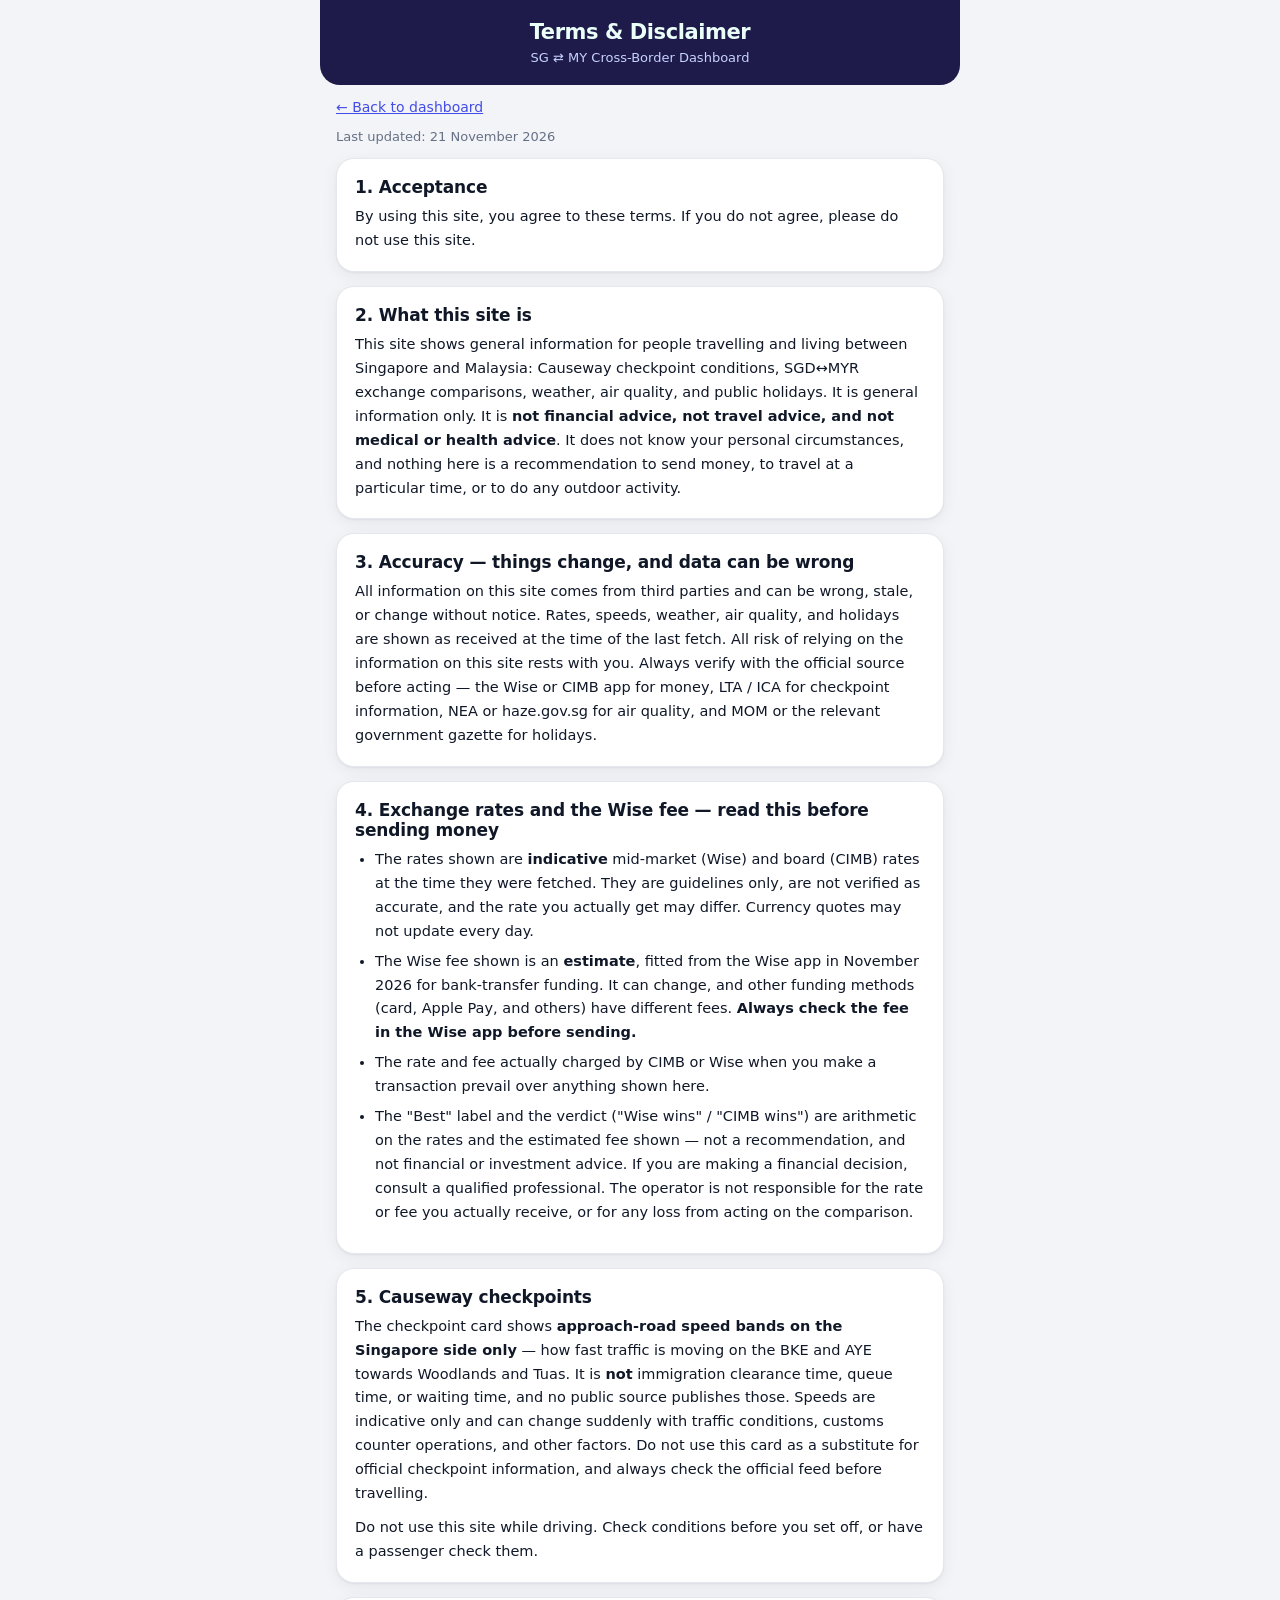
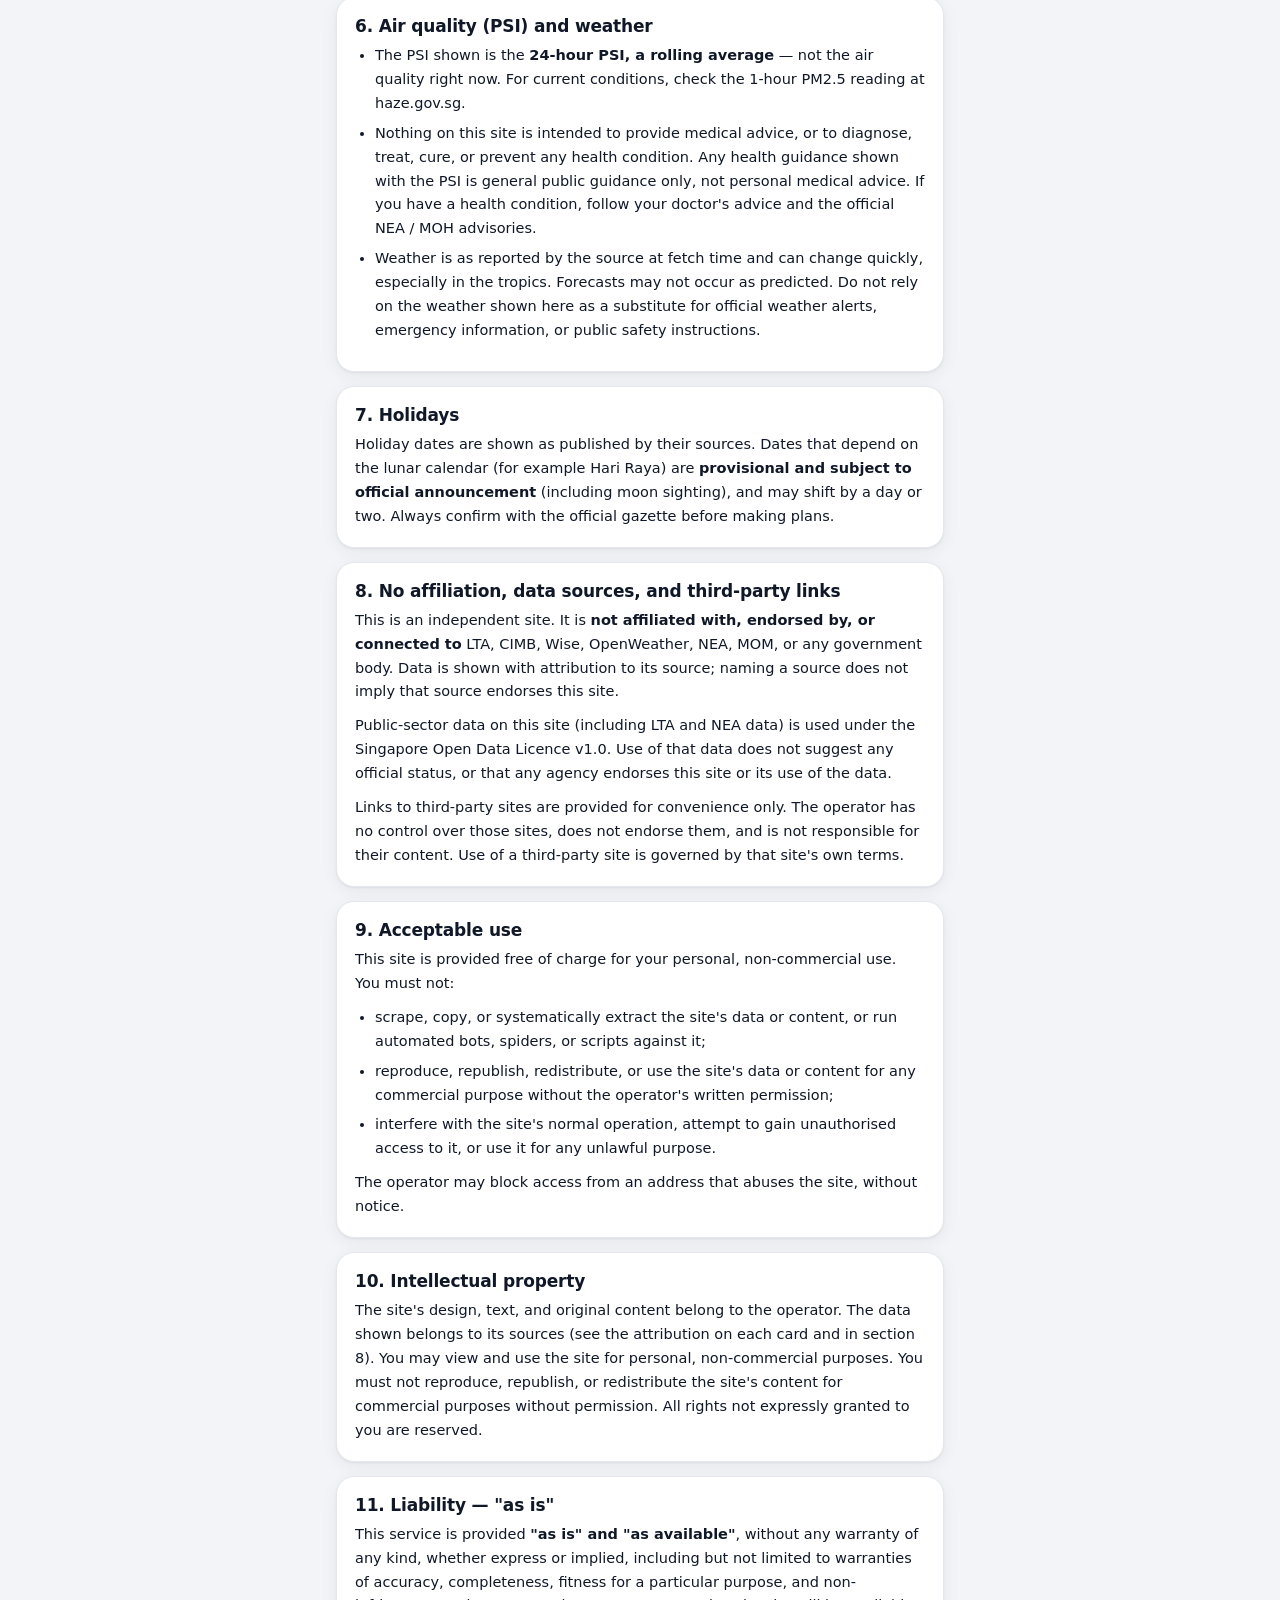
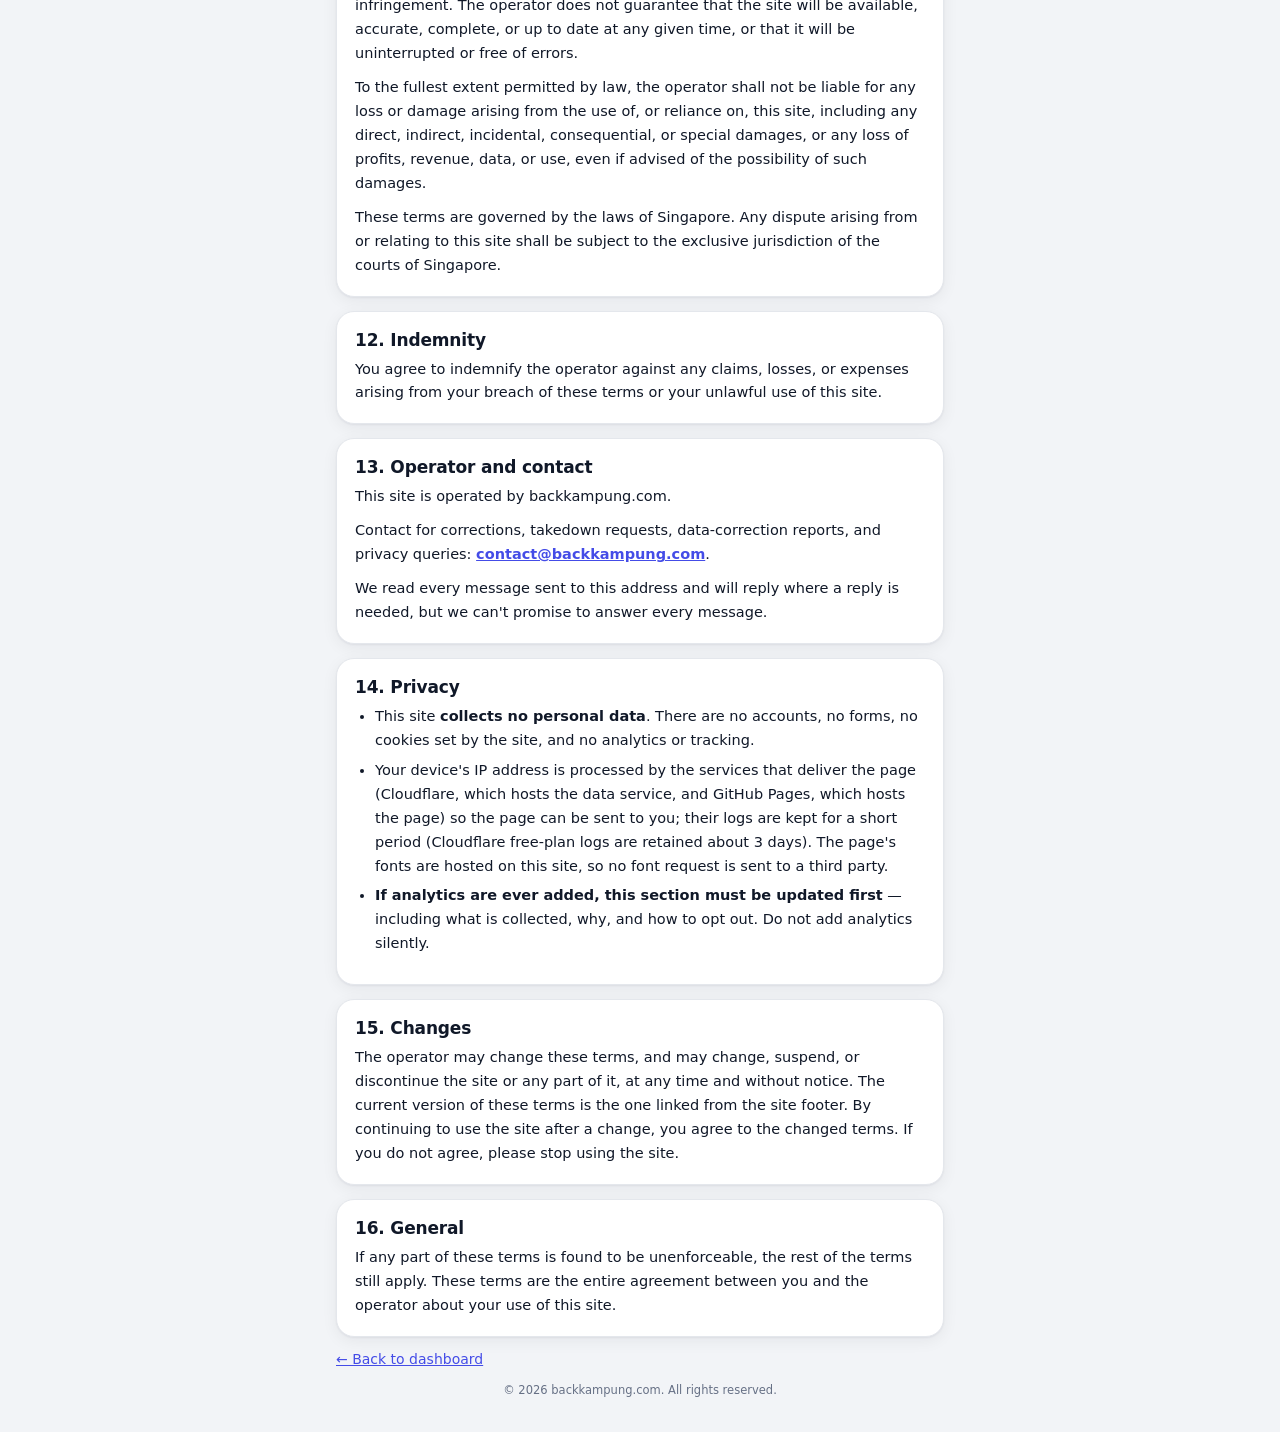
<file: terms.html>
<!doctype html>
<!-- sgmydash terms page version: 2026-11-21.1 -->
<html lang="en">
<head>
<meta charset="utf-8" />
<meta name="viewport" content="width=device-width, initial-scale=1, viewport-fit=cover" />
<meta name="color-scheme" content="light dark" />
<meta http-equiv="Content-Security-Policy" content="default-src 'self'; style-src 'self' 'unsafe-inline'; script-src 'self' 'unsafe-inline'; connect-src https://api.sgmydash.backkampung.com; img-src 'self' data:; frame-ancestors 'none'; base-uri 'self'; form-action 'none'" />
<link rel="icon" type="image/svg+xml" href="data:image/svg+xml,%3Csvg xmlns='http://www.w3.org/2000/svg' viewBox='0 0 64 64'%3E%3Crect width='64' height='64' rx='14' fill='%231e1b4b'/%3E%3Ctext x='32' y='44' font-size='36' text-anchor='middle' fill='%23facc15' font-family='Arial,sans-serif' font-weight='bold'%3E%E2%87%84%3C/text%3E%3C/svg%3E" />
<title>Terms &amp; Disclaimer — SG–MY Cross-Border Dashboard</title>
<link rel="stylesheet" href="fonts.css">
<style>
  :root{
    --bg:#f2f4f7; --surface:#ffffff; --surface-2:#f7f8fa; --ink:#101828; --muted:#667085; --line:#e4e7ec;
    --accent:#444ce7; --accent-dark:#1e1b4b; --accent-soft:#eef4ff;
    --shadow:0 1px 2px rgba(16,24,40,.05),0 4px 16px rgba(16,24,40,.06);
    --radius:18px;
  }
  @media (prefers-color-scheme: dark){
    :root{ --bg:#0a0e1a; --surface:#121826; --surface-2:#1a2236; --ink:#f2f4f7; --muted:#98a2b3; --line:#232c42; --accent:#818cf8; --accent-soft:#1e1b4b; --shadow:0 1px 2px rgba(0,0,0,.5),0 8px 24px rgba(0,0,0,.3); }
  }
  *{box-sizing:border-box}
  body{margin:0;background:var(--bg);color:var(--ink);font-family:"Manrope",system-ui,-apple-system,Segoe UI,sans-serif;-webkit-font-smoothing:antialiased}
  a{color:var(--accent)}
  .wrap{max-width:640px;margin:0 auto;padding:0 16px 32px}
  p{overflow-wrap:break-word}
  .topbar{background:var(--accent-dark);color:#eafff8;margin:0 -16px;padding:20px 18px;border-radius:0 0 20px 20px;text-align:center}
  .topbar h1{font-size:21px;line-height:1.15;letter-spacing:-.02em;margin:0;font-weight:800}
  .topbar p{margin:6px 0 0;font-size:13px;color:#c7d2fe}
  .back{margin:14px 0 0;font-size:14px}
  .card{background:var(--surface);border:1px solid var(--line);border-radius:var(--radius);box-shadow:var(--shadow);padding:18px;margin-top:14px}
  .card h2{font-size:17px;margin:0 0 8px;font-weight:800;letter-spacing:-.01em}
  .card p{font-size:14.5px;line-height:1.65;margin:0 0 10px;color:var(--ink)}
  .card p:last-child{margin-bottom:0}
  .card ul{font-size:14.5px;line-height:1.65;margin:0 0 10px;padding-left:20px}
  .card li{margin-bottom:6px}
  .card li:last-child{margin-bottom:0}
  .card strong{font-weight:700}
  .updated{font-size:13px;color:var(--muted);margin:14px 0 0}
  footer{margin-top:14px;font-size:11.5px;color:var(--muted);line-height:1.7;text-align:center}
  footer a{text-decoration:underline}
</style>
</head>
<body>
<div class="wrap">
  <div class="topbar">
    <h1>Terms &amp; Disclaimer</h1>
    <p>SG ⇄ MY Cross-Border Dashboard</p>
  </div>
  <p class="back"><a href="index.html">← Back to dashboard</a></p>
  <p class="updated">Last updated: 21 November 2026</p>

  <div class="card">
    <h2>1. Acceptance</h2>
    <p>By using this site, you agree to these terms. If you do not agree, please do not use this site.</p>
  </div>

  <div class="card">
    <h2>2. What this site is</h2>
    <p>This site shows general information for people travelling and living between Singapore and Malaysia: Causeway checkpoint conditions, SGD↔MYR exchange comparisons, weather, air quality, and public holidays. It is general information only. It is <strong>not financial advice, not travel advice, and not medical or health advice</strong>. It does not know your personal circumstances, and nothing here is a recommendation to send money, to travel at a particular time, or to do any outdoor activity.</p>
  </div>

  <div class="card">
    <h2>3. Accuracy — things change, and data can be wrong</h2>
    <p>All information on this site comes from third parties and can be wrong, stale, or change without notice. Rates, speeds, weather, air quality, and holidays are shown as received at the time of the last fetch. All risk of relying on the information on this site rests with you. Always verify with the official source before acting — the Wise or CIMB app for money, LTA / ICA for checkpoint information, NEA or haze.gov.sg for air quality, and MOM or the relevant government gazette for holidays.</p>
  </div>

  <div class="card">
    <h2>4. Exchange rates and the Wise fee — read this before sending money</h2>
    <ul>
      <li>The rates shown are <strong>indicative</strong> mid-market (Wise) and board (CIMB) rates at the time they were fetched. They are guidelines only, are not verified as accurate, and the rate you actually get may differ. Currency quotes may not update every day.</li>
      <li>The Wise fee shown is an <strong>estimate</strong>, fitted from the Wise app in November 2026 for bank-transfer funding. It can change, and other funding methods (card, Apple Pay, and others) have different fees. <strong>Always check the fee in the Wise app before sending.</strong></li>
      <li>The rate and fee actually charged by CIMB or Wise when you make a transaction prevail over anything shown here.</li>
      <li>The "Best" label and the verdict ("Wise wins" / "CIMB wins") are arithmetic on the rates and the estimated fee shown — not a recommendation, and not financial or investment advice. If you are making a financial decision, consult a qualified professional. The operator is not responsible for the rate or fee you actually receive, or for any loss from acting on the comparison.</li>
    </ul>
  </div>

  <div class="card">
    <h2>5. Causeway checkpoints</h2>
    <p>The checkpoint card shows <strong>approach-road speed bands on the Singapore side only</strong> — how fast traffic is moving on the BKE and AYE towards Woodlands and Tuas. It is <strong>not</strong> immigration clearance time, queue time, or waiting time, and no public source publishes those. Speeds are indicative only and can change suddenly with traffic conditions, customs counter operations, and other factors. Do not use this card as a substitute for official checkpoint information, and always check the official feed before travelling.</p>
    <p>Do not use this site while driving. Check conditions before you set off, or have a passenger check them.</p>
  </div>

  <div class="card">
    <h2>6. Air quality (PSI) and weather</h2>
    <ul>
      <li>The PSI shown is the <strong>24-hour PSI, a rolling average</strong> — not the air quality right now. For current conditions, check the 1-hour PM2.5 reading at haze.gov.sg.</li>
      <li>Nothing on this site is intended to provide medical advice, or to diagnose, treat, cure, or prevent any health condition. Any health guidance shown with the PSI is general public guidance only, not personal medical advice. If you have a health condition, follow your doctor's advice and the official NEA / MOH advisories.</li>
      <li>Weather is as reported by the source at fetch time and can change quickly, especially in the tropics. Forecasts may not occur as predicted. Do not rely on the weather shown here as a substitute for official weather alerts, emergency information, or public safety instructions.</li>
    </ul>
  </div>

  <div class="card">
    <h2>7. Holidays</h2>
    <p>Holiday dates are shown as published by their sources. Dates that depend on the lunar calendar (for example Hari Raya) are <strong>provisional and subject to official announcement</strong> (including moon sighting), and may shift by a day or two. Always confirm with the official gazette before making plans.</p>
  </div>

  <div class="card">
    <h2>8. No affiliation, data sources, and third-party links</h2>
    <p>This is an independent site. It is <strong>not affiliated with, endorsed by, or connected to</strong> LTA, CIMB, Wise, OpenWeather, NEA, MOM, or any government body. Data is shown with attribution to its source; naming a source does not imply that source endorses this site.</p>
    <p>Public-sector data on this site (including LTA and NEA data) is used under the Singapore Open Data Licence v1.0. Use of that data does not suggest any official status, or that any agency endorses this site or its use of the data.</p>
    <p>Links to third-party sites are provided for convenience only. The operator has no control over those sites, does not endorse them, and is not responsible for their content. Use of a third-party site is governed by that site's own terms.</p>
  </div>

  <div class="card">
    <h2>9. Acceptable use</h2>
    <p>This site is provided free of charge for your personal, non-commercial use. You must not:</p>
    <ul>
      <li>scrape, copy, or systematically extract the site's data or content, or run automated bots, spiders, or scripts against it;</li>
      <li>reproduce, republish, redistribute, or use the site's data or content for any commercial purpose without the operator's written permission;</li>
      <li>interfere with the site's normal operation, attempt to gain unauthorised access to it, or use it for any unlawful purpose.</li>
    </ul>
    <p>The operator may block access from an address that abuses the site, without notice.</p>
  </div>

  <div class="card">
    <h2>10. Intellectual property</h2>
    <p>The site's design, text, and original content belong to the operator. The data shown belongs to its sources (see the attribution on each card and in section 8). You may view and use the site for personal, non-commercial purposes. You must not reproduce, republish, or redistribute the site's content for commercial purposes without permission. All rights not expressly granted to you are reserved.</p>
  </div>

  <div class="card">
    <h2>11. Liability — "as is"</h2>
    <p>This service is provided <strong>"as is" and "as available"</strong>, without any warranty of any kind, whether express or implied, including but not limited to warranties of accuracy, completeness, fitness for a particular purpose, and non-infringement. The operator does not guarantee that the site will be available, accurate, complete, or up to date at any given time, or that it will be uninterrupted or free of errors.</p>
    <p>To the fullest extent permitted by law, the operator shall not be liable for any loss or damage arising from the use of, or reliance on, this site, including any direct, indirect, incidental, consequential, or special damages, or any loss of profits, revenue, data, or use, even if advised of the possibility of such damages.</p>
    <p>These terms are governed by the laws of Singapore. Any dispute arising from or relating to this site shall be subject to the exclusive jurisdiction of the courts of Singapore.</p>
  </div>

  <div class="card">
    <h2>12. Indemnity</h2>
    <p>You agree to indemnify the operator against any claims, losses, or expenses arising from your breach of these terms or your unlawful use of this site.</p>
  </div>

  <div class="card">
    <h2>13. Operator and contact</h2>
    <p>This site is operated by backkampung.com.</p>
    <p>Contact for corrections, takedown requests, data-correction reports, and privacy queries: <strong><a href="mailto:contact@backkampung.com">contact@backkampung.com</a></strong>.</p>
    <p>We read every message sent to this address and will reply where a reply is needed, but we can't promise to answer every message.</p>
  </div>

  <div class="card">
    <h2>14. Privacy</h2>
    <ul>
      <li>This site <strong>collects no personal data</strong>. There are no accounts, no forms, no cookies set by the site, and no analytics or tracking.</li>
      <li>Your device's IP address is processed by the services that deliver the page (Cloudflare, which hosts the data service, and GitHub Pages, which hosts the page) so the page can be sent to you; their logs are kept for a short period (Cloudflare free-plan logs are retained about 3 days). The page's fonts are hosted on this site, so no font request is sent to a third party.</li>
      <li><strong>If analytics are ever added, this section must be updated first</strong> — including what is collected, why, and how to opt out. Do not add analytics silently.</li>
    </ul>
  </div>

  <div class="card">
    <h2>15. Changes</h2>
    <p>The operator may change these terms, and may change, suspend, or discontinue the site or any part of it, at any time and without notice. The current version of these terms is the one linked from the site footer. By continuing to use the site after a change, you agree to the changed terms. If you do not agree, please stop using the site.</p>
  </div>

  <div class="card">
    <h2>16. General</h2>
    <p>If any part of these terms is found to be unenforceable, the rest of the terms still apply. These terms are the entire agreement between you and the operator about your use of this site.</p>
  </div>

  <p class="back"><a href="index.html">← Back to dashboard</a></p>
  <footer>
    © 2026 backkampung.com. All rights reserved.
  </footer>
</div>
</body>
</html>
</file>
<file: fonts.css>
/* Self-hosted fonts (Manrope + JetBrains Mono, latin, variable) - embedded so no font request leaves this site. */
@font-face{font-family:"Manrope";font-style:normal;font-weight:200 800;font-display:swap;src:url([data-uri]) format("woff2")}
@font-face{font-family:"JetBrains Mono";font-style:normal;font-weight:400 800;font-display:swap;src:url([data-uri]) format("woff2")}
</file>
